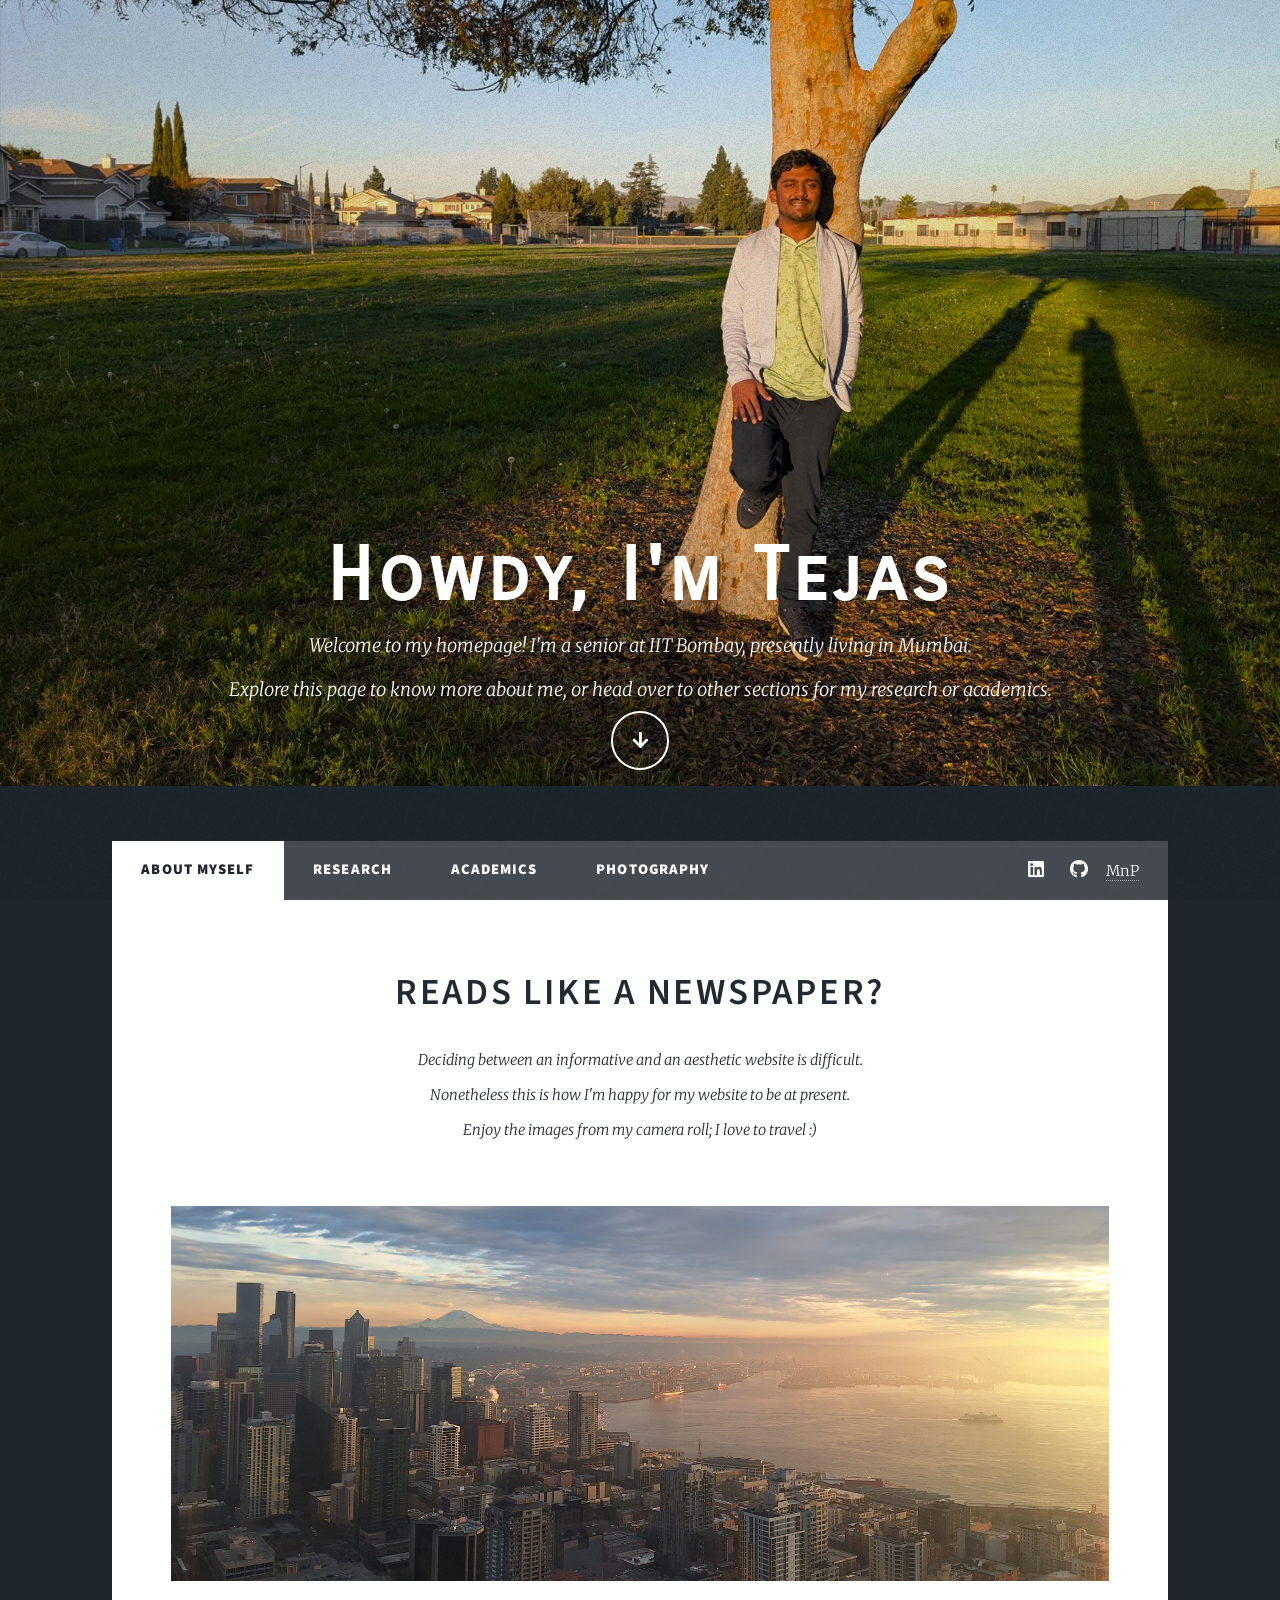
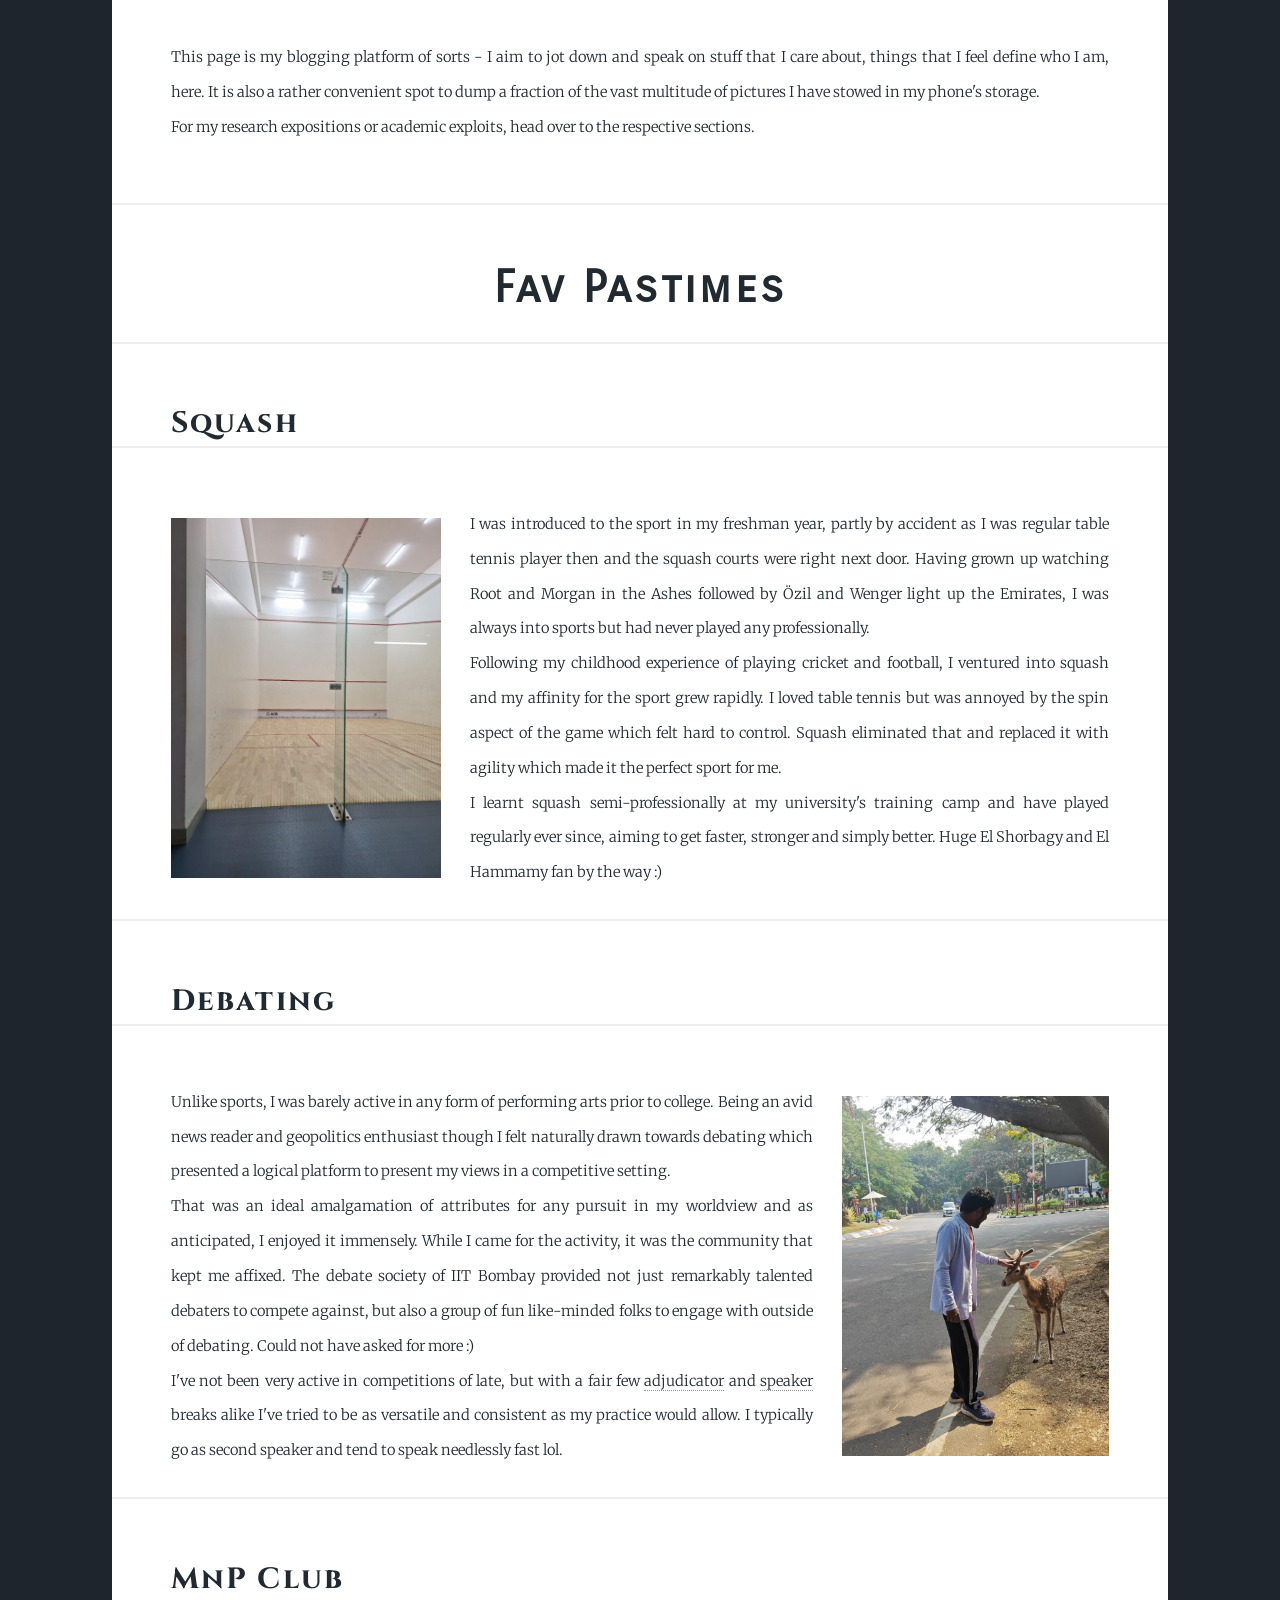
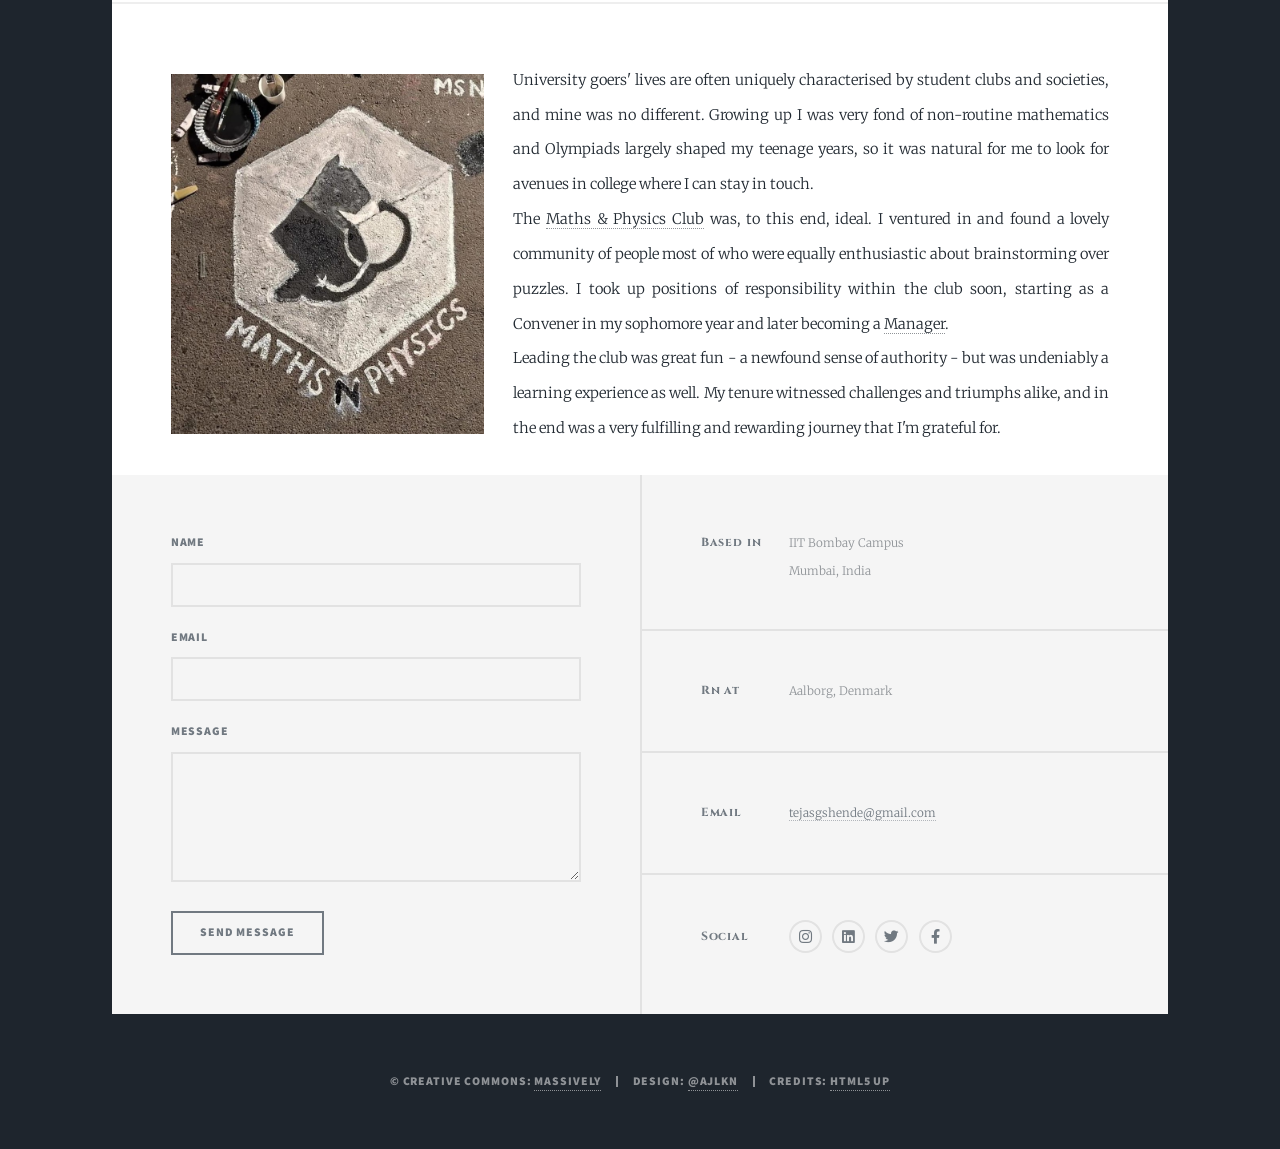
<file: index.html>
<!DOCTYPE HTML>
<!--
	Massively by HTML5 UP
	html5up.net | @ajlkn
	Free for personal and commercial use under the CCA 3.0 license (html5up.net/license)
-->
<html lang="en">
	<head>
		<title>Tejas' Homepage</title>
		<meta charset="utf-8" />
		<meta name="viewport" content="width=device-width, initial-scale=1" />
		<link rel="stylesheet" href="assets/css/main.css" />
		<noscript><link rel="stylesheet" href="assets/css/noscript.css" /></noscript>
	</head>
	<body class="is-preload">

		<!-- Wrapper -->
			<div id="wrapper" class="fade-in">

				<!-- Intro -->
					<div id="intro">
						<h1>Howdy, I'm Tejas</h1>
						<p>Welcome to my homepage! I'm a senior at IIT Bombay, presently living in Mumbai.<br>
Explore this page to know more about me, or head over to other sections for my research or academics.
<!--<a href="https://twitter.com/ajlkn">@ajlkn</a> for <a href="https://html5up.net">HTML5 UP</a><br />
						and released for free under the <a href="https://html5up.net/license">Creative Commons license</a>-->
</p>
						<ul class="actions">
							<li><a href="#header" class="button icon solid solo fa-arrow-down scrolly">Continue</a></li>
						</ul>
					</div>

				<!-- Header -->
					<header id="header">
						<a href="index.html" class="logo">Tejas GS</a>
					</header>

				<!-- Nav -->
					<nav id="nav">
						<ul class="links">
							<li class="active"><a href="index.html">About Myself</a></li>
							<li><a href="research.html">Research</a></li>
							<li><a href="academics.html">Academics</a></li>
<li><a href="photos.html">Photography</a></li>
						</ul>
						<ul class="icons">
							<li><a href="https://www.linkedin.com/in/tejas-shende-398282253/" class="icon brands fa-linkedin"><span class="label">LinkedIn</span></a></li>
							<li><a href="https://github.com/TejasT10" class="icon brands fa-github"><span class="label">GitHub</span></a></li>
							<li><a href="https://mnp-club.github.io/teampage.html"><span class="label">MnP</span></a></li>
						</ul>
					</nav>

				<!-- Main -->
					<div id="main">

						<!-- Featured Post -->
							<article class="post featured">
								<header class="major">
<!--									<span class="date">15 March 2025</span>-->
									<h2 style="margin-top: -1rem;"><a>Reads like a newspaper?</a></h2>
									<p>Deciding between an informative and an aesthetic website is difficult. <br> Nonetheless this is how I'm happy for my website to be at present. <br>
Enjoy the images from my camera roll; I love to travel :)
									</p>
								</header>
								<a href="#" class="image main">
  <img src="images/main.jpg" alt="Seattle skyline at sunset"/>
  <div class="caption">Seattle skyline at sunset with Mt. Rainier in the backdrop, January 2025</div>
	</a>
							<!--	
		<ul class="actions special">							<li> <a href="#" class="button large">Full Story</a></li>
								</ul> -->

<p>This page is my blogging platform of sorts - I aim to jot down and speak on stuff that I care about, things that I feel define who I am, here. It is also a rather convenient spot to dump a fraction of the vast multitude of pictures I have stowed in my phone's storage. <br>
For my research expositions or academic exploits, head over to the respective sections.</p>
							</article>

						<!-- Posts -->
			<h1 align="center">Fav Pastimes</h1>	
<h3>Squash</h3>
									<p><span class="image left"><img src="images/Squash.jpg" height=360px alt="" /></span>I was introduced to the sport in my freshman year, partly by accident as I was regular table tennis player then and the squash courts were right next door. Having grown up watching Root and Morgan in the Ashes followed by Özil and Wenger light up the Emirates, I was always into sports but had never played any professionally. <br>
Following my childhood experience of playing cricket and football, I ventured into squash and my affinity for the sport grew rapidly. I loved table tennis but was annoyed by the spin aspect of the game which felt hard to control. Squash eliminated that and replaced it with agility which made it the perfect sport for me. <br>
I learnt squash semi-professionally at my university's training camp and have played regularly ever since, aiming to get faster, stronger and simply better. Huge El Shorbagy and El Hammamy fan by the way :)


</p>

<h3>Debating</h3>
									<p><span class="image right"><img src="images/Debating.png" height = 360px alt="At a British PD in IIT Madras" /></span>Unlike sports, I was barely active in any form of performing arts prior to college. Being an avid news reader and geopolitics enthusiast though I felt naturally drawn towards debating which presented a logical platform to present my views in a competitive setting. <br>
That was an ideal amalgamation of attributes for any pursuit in my worldview and as anticipated, I enjoyed it immensely. While I came for the activity, it was the community that kept me affixed. 
The debate society of IIT Bombay provided not just remarkably talented debaters to compete against, but also a group of fun like-minded folks to engage with outside of debating. Could not have asked for more :)<br>
I've not been very active in competitions of late, but with a fair few <a href="https://dlsupreuadc2024.calicotab.com/dlsupreuadc2024/break/adjudicators/">adjudicator</a> and <a href="https://theglcdebate.calicotab.com/theglcdebate2025/participants/team/230653/">speaker</a> breaks alike I've tried to be as versatile and consistent as my practice would allow. I typically go as second speaker and tend to speak needlessly fast lol.
</p>

<h3>MnP Club</h3>
									<p><span class="image left"><img src="images/MnP.jpg" alt="" height=360px /></span>University goers' lives are often uniquely characterised by student clubs and societies, and mine was no different. Growing up I was very fond of non-routine mathematics and Olympiads largely shaped my teenage years, so it was natural for me to look for avenues in college where I can stay in touch. <br>
The <a href="https://mnp-club.github.io/">Maths & Physics Club</a> was, to this end, ideal. I ventured in and found a lovely community of people most of who were equally enthusiastic about brainstorming over puzzles. I took up positions of responsibility within the club soon, starting as a Convener in my sophomore year and later becoming a <a href="https://mnp-club.github.io/teampage.html">Manager</a>.<br>
Leading the club was great fun - a newfound sense of authority - but was undeniably a learning experience as well. My tenure witnessed challenges and triumphs alike, and in the end was a very fulfilling and rewarding journey that I'm grateful for. 
<!--My views on managing people and producing results changed considerably over the course of my tenure. In the end it was a very fulfilling and rewarding journey that I'm grateful for.-->
</p>

									
						<!--	<section class="posts">	
								
								<article>
									<header>
										<span class="date">April 24, 2017</span>
										<h2><a href="#">Sed magna<br />
										ipsum faucibus</a></h2>
									</header>
									<a href="#" class="image fit"><img src="images/pic02.jpg" alt="" /></a>
									<p>Donec eget ex magna. Interdum et malesuada fames ac ante ipsum primis in faucibus. Pellentesque venenatis dolor imperdiet dolor mattis sagittis magna etiam.</p>
									<ul class="actions special">
										<li><a href="#" class="button">Full Story</a></li>
									</ul>
								</article>
								<article>
									<header>
										<span class="date">April 22, 2017</span>
										<h2><a href="#">Primis eget<br />
										imperdiet lorem</a></h2>
									</header>
									<a href="#" class="image fit"><img src="images/pic03.jpg" alt="" /></a>
									<p>Donec eget ex magna. Interdum et malesuada fames ac ante ipsum primis in faucibus. Pellentesque venenatis dolor imperdiet dolor mattis sagittis magna etiam.</p>
									<ul class="actions special">
										<li><a href="#" class="button">Full Story</a></li>
									</ul>
								</article>
								<article>
									<header>
										<span class="date">April 18, 2017</span>
										<h2><a href="#">Ante mattis<br />
										interdum dolor</a></h2>
									</header>
									<a href="#" class="image fit"><img src="images/pic04.jpg" alt="" /></a>
									<p>Donec eget ex magna. Interdum et malesuada fames ac ante ipsum primis in faucibus. Pellentesque venenatis dolor imperdiet dolor mattis sagittis magna etiam.</p>
									<ul class="actions special">
										<li><a href="#" class="button">Full Story</a></li>
									</ul>
								</article>
								<article>
									<header>
										<span class="date">April 14, 2017</span>
										<h2><a href="#">Tempus sed<br />
										nulla imperdiet</a></h2>
									</header>
									<a href="#" class="image fit"><img src="images/pic05.jpg" alt="" /></a>
									<p>Donec eget ex magna. Interdum et malesuada fames ac ante ipsum primis in faucibus. Pellentesque venenatis dolor imperdiet dolor mattis sagittis magna etiam.</p>
									<ul class="actions special">
										<li><a href="#" class="button">Full Story</a></li>
									</ul>
								</article>
								<article>
									<header>
										<span class="date">April 11, 2017</span>
										<h2><a href="#">Odio magna<br />
										sed consectetur</a></h2>
									</header>
									<a href="#" class="image fit"><img src="images/pic06.jpg" alt="" /></a>
									<p>Donec eget ex magna. Interdum et malesuada fames ac ante ipsum primis in faucibus. Pellentesque venenatis dolor imperdiet dolor mattis sagittis magna etiam.</p>
									<ul class="actions special">
										<li><a href="#" class="button">Full Story</a></li>
									</ul>
								</article>
								<article>
									<header>
										<span class="date">April 7, 2017</span>
										<h2><a href="#">Augue lorem<br />
										primis vestibulum</a></h2>
									</header>
									<a href="#" class="image fit"><img src="images/pic07.jpg" alt="" /></a>
									<p>Donec eget ex magna. Interdum et malesuada fames ac ante ipsum primis in faucibus. Pellentesque venenatis dolor imperdiet dolor mattis sagittis magna etiam.</p>
									<ul class="actions special">
										<li><a href="#" class="button">Full Story</a></li>
									</ul>
								</article>
							</section>-->

						</div>

				<!-- Footer -->
					<footer id="footer">
						<section>
							<form method="post" action="#">
								<div class="fields">
									<div class="field">
										<label for="name">Name</label>
										<input type="text" name="name" id="name" />
									</div>
									<div class="field">
										<label for="email">Email</label>
										<input type="text" name="email" id="email" />
									</div>
									<div class="field">
										<label for="message">Message</label>
										<textarea name="message" id="message" rows="3"></textarea>
									</div>
								</div>
								<ul class="actions">
									<li><input type="submit" value="Send Message" /></li>
								</ul>
							</form>
						</section>
						<section class="split contact">
							<section class="alt">
								<h3>Based in</h3>
								<p>IIT Bombay Campus <br>
									Mumbai, India</p>
							</section>
							<section>
								<h3>Rn at</h3>
								<p>Aalborg, Denmark</p>
							</section>
							<section>
								<h3>Email</h3>
								<p><a href="mailto:tejasgshende@gmail.com">tejasgshende@gmail.com</a></p>
							</section>
							<section>
								<h3>Social</h3>
								<ul class="icons alt">
							<!--	<li><a href="#" class="icon brands alt fa-twitter"><span class="label">Twitter</span></a></li>
									<li><a href="#" class="icon brands alt fa-facebook-f"><span class="label">Facebook</span></a></li>
									<li><a href="#" class="icon brands alt fa-instagram"><span class="label">Instagram</span></a></li>
									<li><a href="#" class="icon brands alt fa-github"><span class="label">GitHub</span></a></li>
-->
									<li><a href="https://www.instagram.com/tejas.gs25?utm_source=ig_web_button_share_sheet&igsh=ZDNlZDc0MzIxNw==" class="icon brands alt fa-instagram"><span class="label">Instagram</span></a></li>
							<li><a href="https://www.linkedin.com/in/tejas-shende-398282253/" class="icon brands alt fa-linkedin"><span class="label">LinkedIn</span></a></li>
							<li><a href="https://x.com/Arsenal" class="icon brands alt fa-twitter"><span class="label">Twitter</span></a></li>
							<li><a href="https://www.facebook.com/profile.php?id=61558734222145" class="icon brands alt fa-facebook-f"><span class="label">Facebook</span></a></li>
								</ul>
							</section>
						</section>
					</footer>

				<!-- Copyright -->
					<div id="copyright">
						<ul><li>&copy; Creative Commons: <a href="https://html5up.net/massively">Massively</a></li><li>Design: <a href="https://x.com/ajlkn">@ajlkn</a></li><li>Credits: <a href="https://html5up.net">HTML5 UP</a></li></ul>
			</div>

			</div>

		<!-- Scripts -->
			<script src="assets/js/jquery.min.js"></script>
			<script src="assets/js/jquery.scrollex.min.js"></script>
			<script src="assets/js/jquery.scrolly.min.js"></script>
			<script src="assets/js/browser.min.js"></script>
			<script src="assets/js/breakpoints.min.js"></script>
			<script src="assets/js/util.js"></script>
			<script src="assets/js/main.js"></script>

	</body>
</html>
</file>
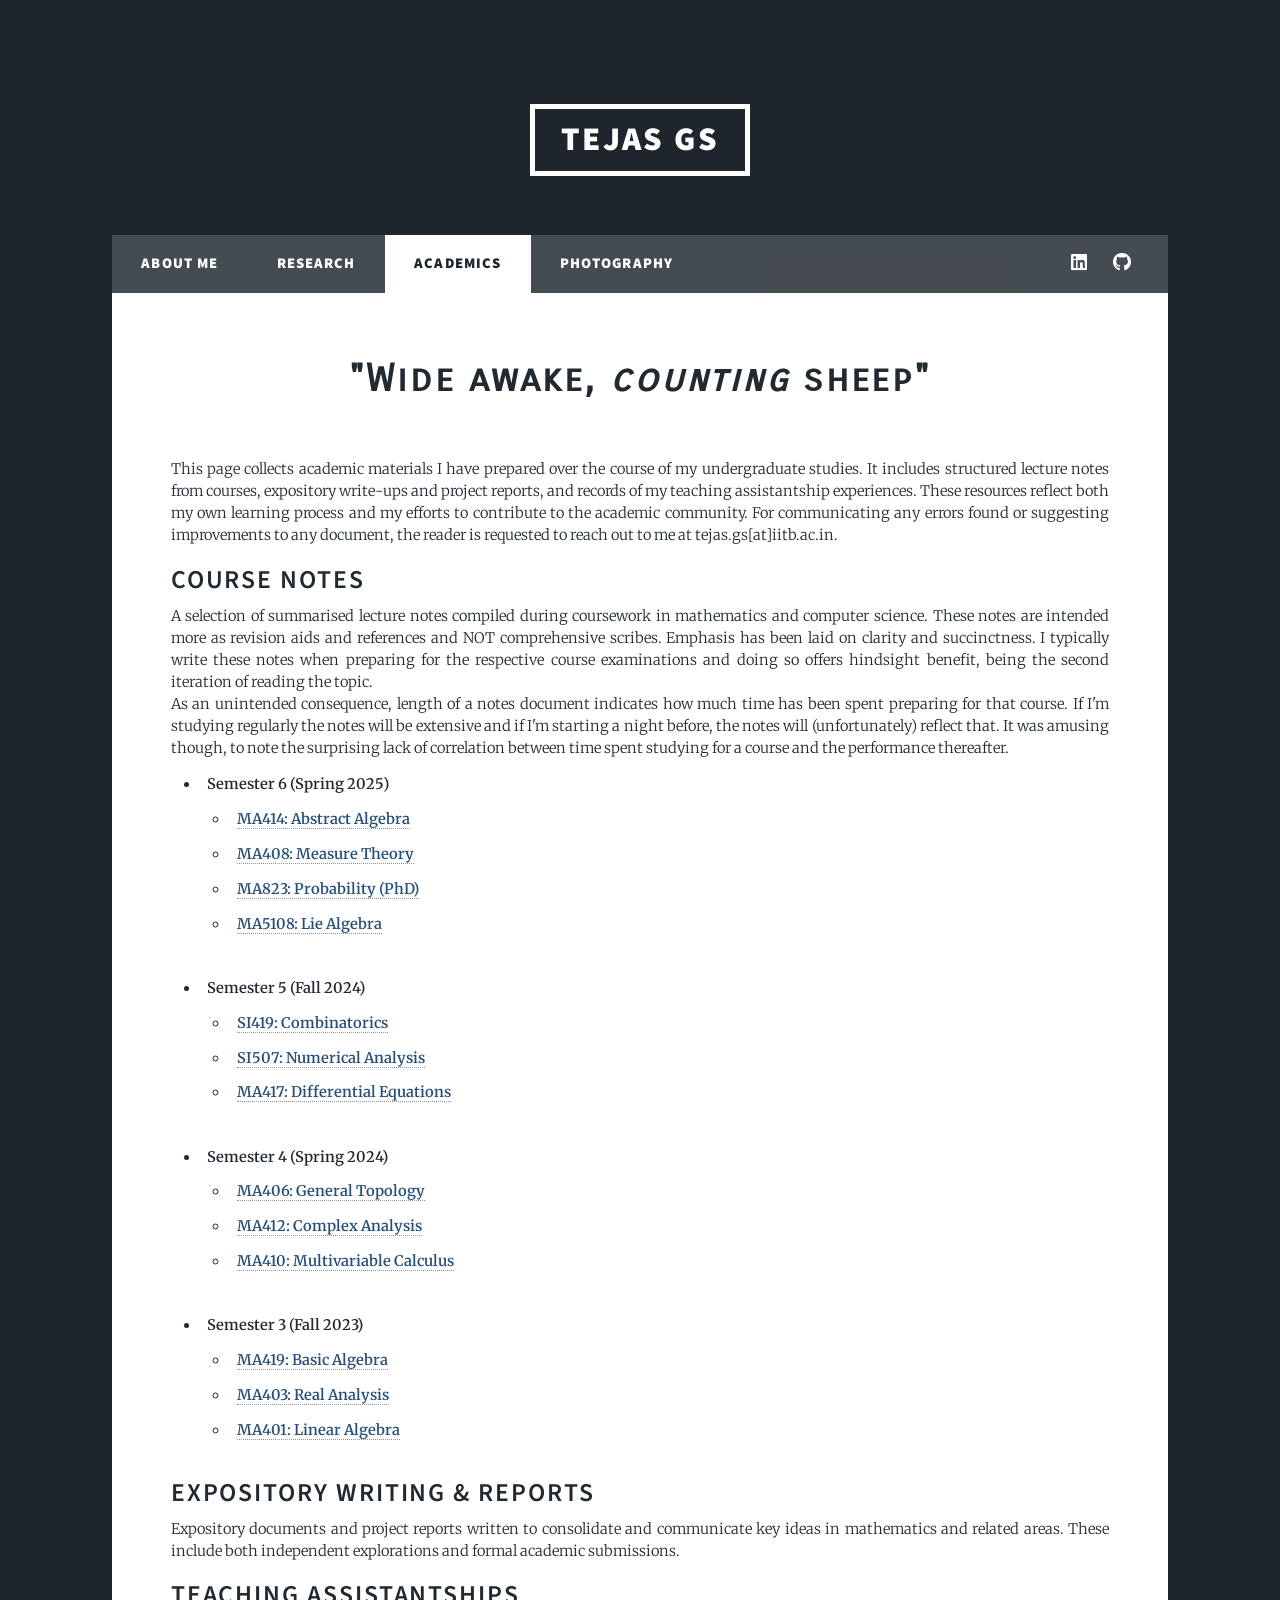
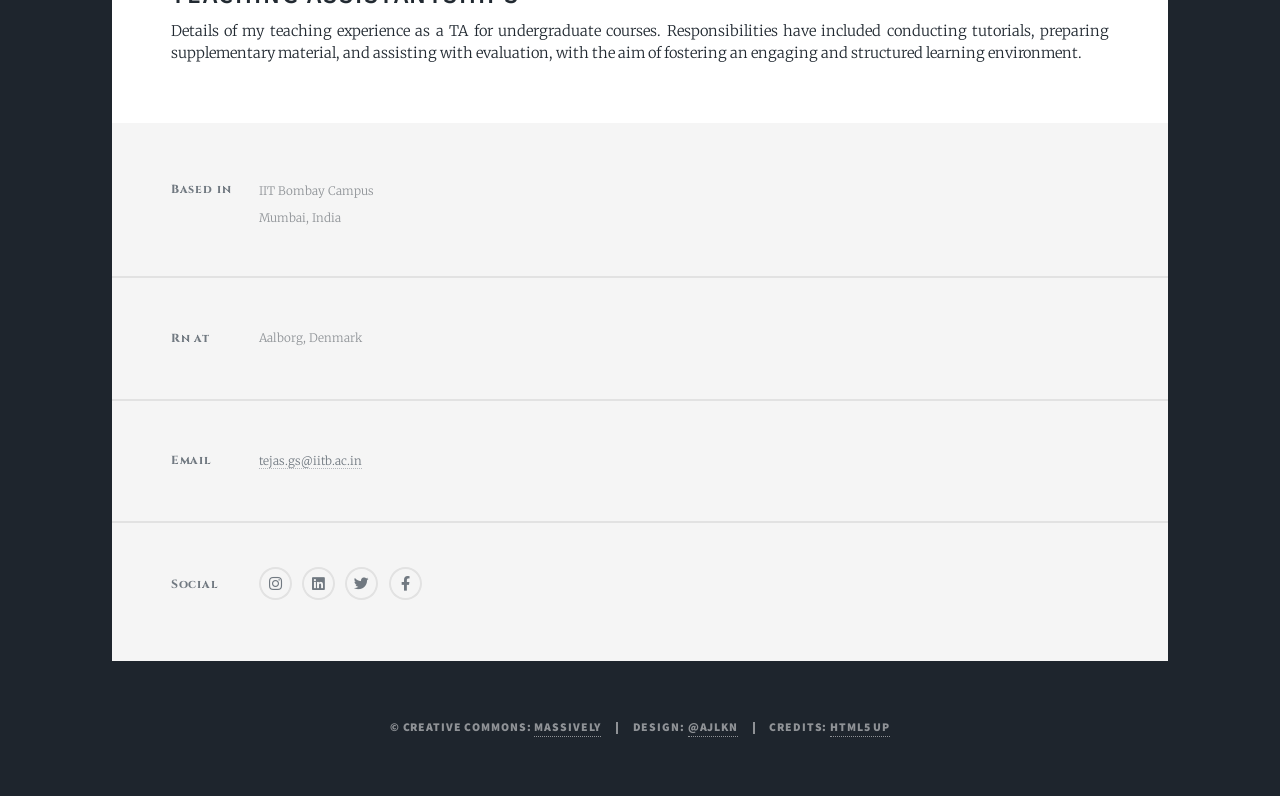
<file: academics.html>
<!DOCTYPE HTML>
<html lang="en">
  <head>
    <title>Academics - Tejas GS</title>
    <meta charset="utf-8" />
    <meta name="viewport" content="width=device-width, initial-scale=1" />
    <link rel="stylesheet" href="assets/css/main.css" />
    <noscript><link rel="stylesheet" href="assets/css/noscript.css" /></noscript>

    <!-- Local overrides for spacing & background -->
    <style>
      html, body {
        background: #1e252d !important;
        background-image: none !important;
        background-color: #1e252d !important;
      }
      #wrapper > .bg {
        display: none !important;
        background: none !important;
      }

      .academics-section h2, .academics-section h3 {
        margin-top: 1.2rem;
        margin-bottom: 0.5rem;
      }
      .academics-section p {
        line-height: 1.5;
      }
    </style>
  </head>
  <body class="is-preload">

    <div id="wrapper" class="fade-in">

      <!-- Header -->
      <header id="header">
        <a href="index.html" class="logo">Tejas GS</a>
      </header>

      <!-- Nav -->
      <nav id="nav">
        <ul class="links">
          <li><a href="index.html">About Me</a></li>
          <li><a href="research.html">Research</a></li>
          <li class="active"><a href="academics.html">Academics</a></li>	<li><a href="photos.html">Photography</a></li>
        </ul>
        <ul class="icons">
<li><a href="https://www.linkedin.com/in/tejas-shende-398282253/" class="icon brands fa-linkedin"><span class="label">LinkedIn</span></a></li>
							<li><a href="https://github.com/TejasT10" class="icon brands fa-github"><span class="label">GitHub</span></a></li>
        </ul>
      </nav>

      <!-- Main -->
      <div id="main" class="academics-section">
        <section class="post">
          <header class="major">
            <h1 style="margin-top: -1.5rem">"Wide awake, <em>counting</em> sheep"</h1>
          </header>

          <p>
            This page collects academic materials I have prepared over the course of my undergraduate studies. It includes structured lecture notes from courses, expository write-ups and project reports, and records of my teaching assistantship experiences. These resources reflect both my own learning process and my efforts to contribute to the academic community. For communicating any errors found or suggesting improvements to any document, the reader is requested to reach out to me at tejas.gs[at]iitb.ac.in.
          </p>

          <h2>Course Notes</h2>
          <p>
            A selection of summarised lecture notes compiled during coursework in mathematics and computer science. These notes are intended more as revision aids and references and NOT comprehensive scribes. Emphasis has been laid on clarity and succinctness. I typically write these notes when preparing for the respective course examinations and doing so offers hindsight benefit, being the second iteration of reading the topic.
          </p>
					<p>
As an unintended consequence, length of a notes document indicates how much time has been spent preparing for that course. If I'm studying regularly the notes will be extensive and if I'm starting a night before, the notes will (unfortunately) reflect that. It was amusing though, to note the surprising lack of correlation between time spent studying for a course and the performance thereafter.</p>

<ul class="course-list">
  <li>
    <strong>Semester 6 (Spring 2025)</strong>
    <ul class="sub-list">
      <li><a href="assets/notes/Galois.pdf" target="_blank">MA414: Abstract Algebra</a></li>
      <li><a href="assets/notes/Messur.pdf" target="_blank">MA408: Measure Theory</a></li>
      <li><a href="assets/notes/Probability.pdf" target="_blank">MA823: Probability (PhD)</a></li>
      <li><a href="assets/notes/Lie.pdf" target="_blank">MA5108: Lie Algebra</a></li>
    </ul>
  </li>

  <li>
    <strong>Semester 5 (Fall 2024)</strong>
    <ul class="sub-list">
      <li><a href="assets/notes/Combi.pdf" target="_blank">SI419: Combinatorics</a></li>
      <li><a href="assets/notes/NumAnal.pdf" target="_blank">SI507: Numerical Analysis</a></li>
      <li><a href="assets/notes/ODE.pdf" target="_blank">MA417: Differential Equations</a></li>
    </ul>
  </li>

  <li>
    <strong>Semester 4 (Spring 2024)</strong>
    <ul class="sub-list">
      <li><a href="assets/notes/Topo.pdf" target="_blank">MA406: General Topology</a></li>
      <li><a href="assets/notes/Comp.pdf" target="_blank">MA412: Complex Analysis</a></li>
      <li><a href="assets/notes/MVC.pdf" target="_blank">MA410: Multivariable Calculus</a></li>
    </ul>
  </li>

  <li>
    <strong>Semester 3 (Fall 2023)</strong>
    <ul class="sub-list">
      <li><a href="assets/notes/Alg.pdf" target="_blank">MA419: Basic Algebra</a></li>
      <li><a href="assets/notes/Real.pdf" target="_blank">MA403: Real Analysis</a></li>
      <li><a href="assets/notes/LinAl.pdf" target="_blank">MA401: Linear Algebra</a></li>
    </ul>
  </li>
</ul>

<!-- Inline style: page-specific -->
<style>
  .course-list {
    list-style-type: disc;
    margin-left: 1rem;
  }
  .course-list > li {
    margin: 0.6rem 0;
  }
  .sub-list {
    list-style-type: circle;
    margin-left: 1rem;
    padding-left: .5rem;
    border-left: none;
  }

  .sub-list li:last-child {
    border-bottom: none;
  }
  .sub-list a {
    color: #254e78;
    font-weight: 600;
    text-decoration: none;
  }
  .sub-list a:hover {
    text-decoration: underline;
  }
</style>

          <h2>Expository Writing &amp; Reports</h2>
          <p>
            Expository documents and project reports written to consolidate and communicate key ideas in mathematics and related areas. These include both independent explorations and formal academic submissions.
          </p>

          <h2>Teaching Assistantships</h2>
          <p>
            Details of my teaching experience as a TA for undergraduate courses. Responsibilities have included conducting tutorials, preparing supplementary material, and assisting with evaluation, with the aim of fostering an engaging and structured learning environment.
          </p>
        </section>
      </div>

      <!-- Footer -->
      <footer id="footer">
        <section class="split contact">
          <section class="alt">
            <h3>Based in</h3>
            <p>IIT Bombay Campus <br> Mumbai, India</p>
          </section>
          <section>
            <h3>Rn at</h3>
            <p>Aalborg, Denmark</p>
          </section>
          <section>
            <h3>Email</h3>
            <p><a href="mailto:tejas.gs@iitb.ac.in">tejas.gs@iitb.ac.in</a></p>
          </section>
          <section>
            <h3>Social</h3>
            <ul class="icons alt">
              <li><a href="https://www.instagram.com/tejas.gs25" class="icon brands alt fa-instagram"><span class="label">Instagram</span></a></li>
              <li><a href="https://www.linkedin.com/in/tejas-shende-398282253/" class="icon brands alt fa-linkedin"><span class="label">LinkedIn</span></a></li>
              <li><a href="https://x.com/Arsenal" class="icon brands alt fa-twitter"><span class="label">Twitter</span></a></li>
              <li><a href="https://www.facebook.com/profile.php?id=61558734222145" class="icon brands alt fa-facebook-f"><span class="label">Facebook</span></a></li>
            </ul>
          </section>
        </section>
      </footer>

      <!-- Copyright -->
      <div id="copyright">
       <ul><li>&copy; Creative Commons: <a href="https://html5up.net/massively">Massively</a></li><li>Design: <a href="https://x.com/ajlkn">@ajlkn</a></li><li>Credits: <a href="https://html5up.net">HTML5 UP</a></li></ul>
      </div>

    </div>

    <!-- Scripts -->
    <script src="assets/js/jquery.min.js"></script>
    <script src="assets/js/jquery.scrollex.min.js"></script>
    <script src="assets/js/jquery.scrolly.min.js"></script>
    <script src="assets/js/browser.min.js"></script>
    <script src="assets/js/breakpoints.min.js"></script>
    <script src="assets/js/util.js"></script>
    <script src="assets/js/main.js"></script>

  </body>
</html>
</file>
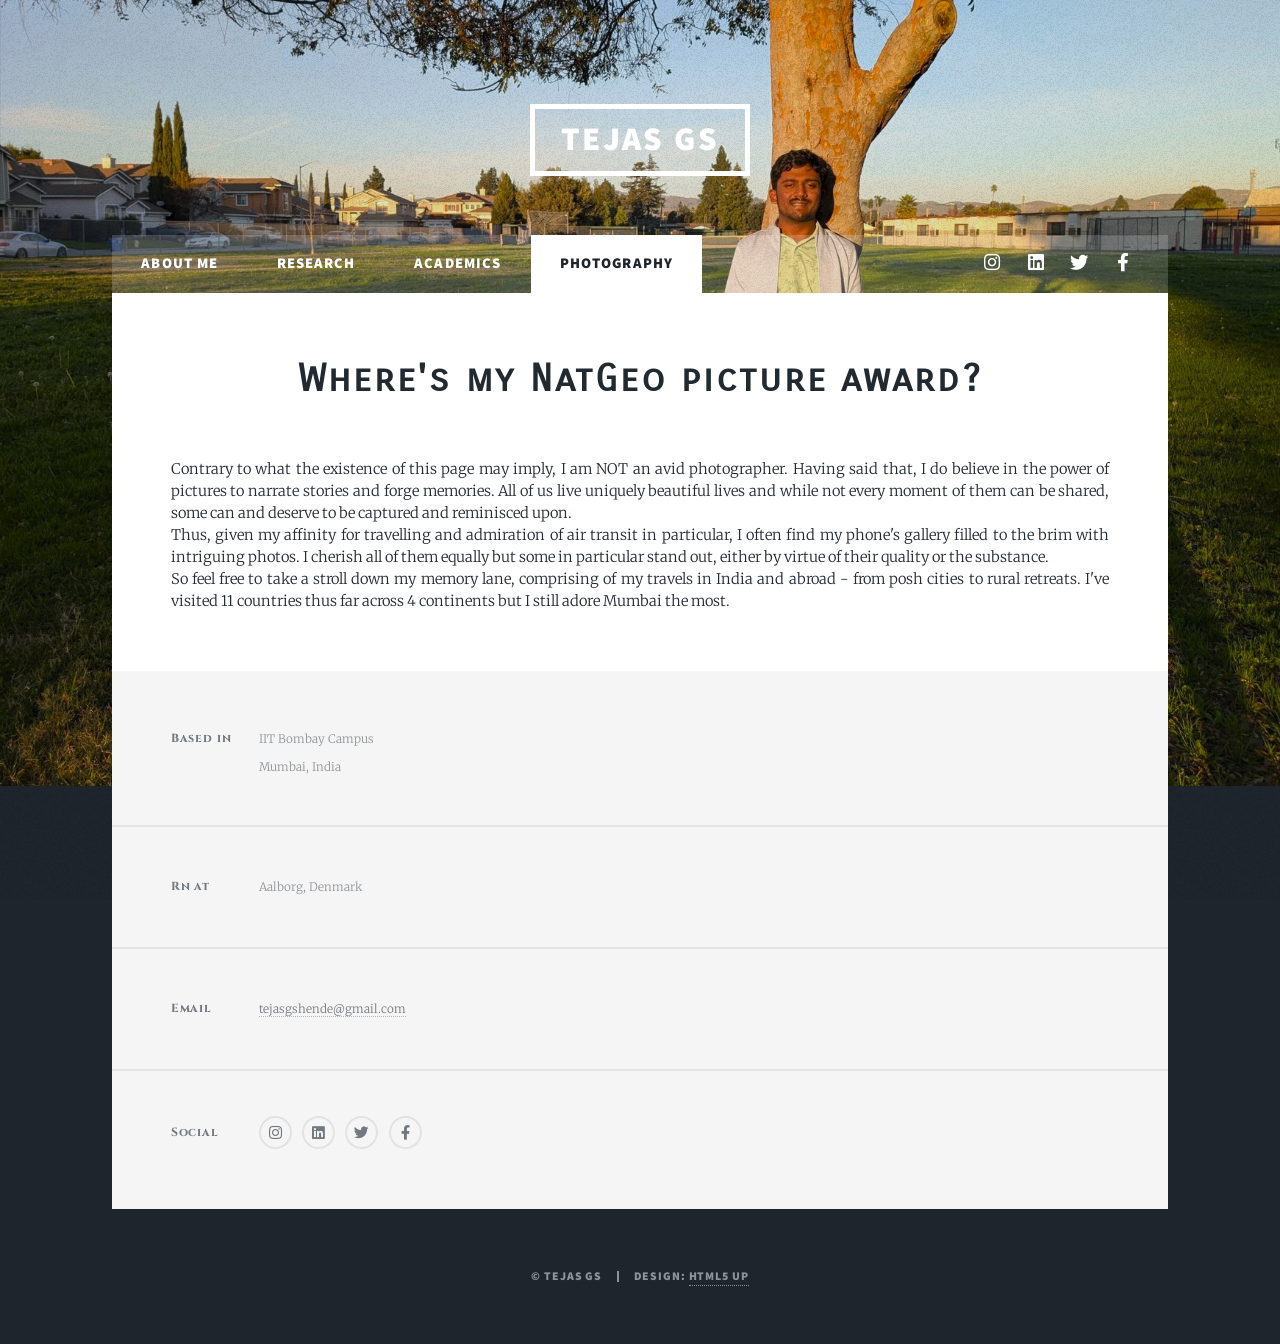
<file: photos.html>
<!DOCTYPE HTML>
<html lang="en">
	<head>
		<title>Pictures - Tejas GS</title>
		<meta charset="utf-8" />
		<meta name="viewport" content="width=device-width, initial-scale=1" />
		<link rel="stylesheet" href="assets/css/main.css" />
		<noscript><link rel="stylesheet" href="assets/css/noscript.css" /></noscript>
		
		<!-- Local CSS overrides (only for this page) -->
		<style>
		  .research-section h2, .research-section h3 {
		    margin-top: 1.2rem;   /* tighter spacing above section titles */
		    margin-bottom: 0.5rem; /* enough gap below */
		  }
		  .research-section p, .research-section ul, .research-section li {
		    line-height: 1.5; /* slightly tighter line spacing */
		  }
		  .pub-card {
		    border: 1px solid #ccc;
		    border-radius: 8px;
		    padding: 1rem;
		    margin: 1rem 0;
		    background: #fafafa;
		  }
		  .pub-card h4 {
		    margin: 0 0 0.5rem 0;
		  }
		  .timeline {
		    border-left: 3px solid #4a90e2;
		    margin: 2rem 0;
		    padding-left: 1.5rem;
		  }
		  .timeline-entry {
		    margin-bottom: 1.5rem;
		  }
		  .timeline-entry h4 {
		    margin: 0;
		  }
		  .expository ul {
		    list-style: none;
		    padding-left: 0;
		  }
		  .expository li::before {
		    content: "📚 ";
		  }
		  .expository li.drama::before {
		    content: "🎭 ";
		  }
		</style>
	</head>
	<body class="is-preload">

		<div id="wrapper" class="fade-in">

			<header id="header">
				<a href="index.html" class="logo">Tejas GS</a>
			</header>

			<nav id="nav">
				<ul class="links">
					<li><a href="index.html">About Me</a></li>
					<li><a href="research.html">Research</a></li>
					<li><a href="academics.html">Academics</a></li>
			<li class="active"><a href="photos.html">Photography</a></li>				
</ul>
				<ul class="icons">
					<li><a href="https://www.instagram.com/tejas.gs25" class="icon brands fa-instagram"><span class="label">Instagram</span></a></li>
					<li><a href="https://www.linkedin.com/in/tejas-shende-398282253/" class="icon brands fa-linkedin"><span class="label">LinkedIn</span></a></li>
					<li><a href="https://x.com/Arsenal" class="icon brands fa-twitter"><span class="label">Twitter</span></a></li>
					<li><a href="https://www.facebook.com/profile.php?id=61558734222145" class="icon brands fa-facebook-f"><span class="label">Facebook</span></a></li>
				</ul>
			</nav>

			<div id="main" class="research-section">

				<section class="post">
					<header class="major">
						<h1 style="margin-top:-1.5rem">Where's my NatGeo picture award?</h1>
					</header>

<p> Contrary to what the existence of this page may imply, I am NOT an avid photographer. Having said that, I do believe in the power of pictures to narrate stories and forge memories. All of us live uniquely beautiful lives and while not every moment of them can be shared, some can and deserve to be captured and reminisced upon. </p>
<p> Thus, given my affinity for travelling and admiration of air transit in particular, I often find my phone's gallery filled to the brim with intriguing photos. I cherish all of them equally but some in particular stand out, either by virtue of their quality or the substance.</p>
<p> So feel free to take a stroll down my memory lane, comprising of my travels in India and abroad - from posh cities to rural retreats. I've visited 11 countries thus far across 4 continents but I still adore Mumbai the most.</p>
				</section>

			</div>

			<footer id="footer">
				<section class="split contact">
					<section class="alt">
						<h3>Based in</h3>
						<p>IIT Bombay Campus <br> Mumbai, India</p>
					</section>
					<section>
						<h3>Rn at</h3>
						<p>Aalborg, Denmark</p>
					</section>
					<section>
						<h3>Email</h3>
						<p><a href="mailto:tejasgshende@gmail.com">tejasgshende@gmail.com</a></p>
					</section>
					<section>
						<h3>Social</h3>
						<ul class="icons alt">
							<li><a href="https://www.instagram.com/tejas.gs25" class="icon brands alt fa-instagram"><span class="label">Instagram</span></a></li>
							<li><a href="https://www.linkedin.com/in/tejas-shende-398282253/" class="icon brands alt fa-linkedin"><span class="label">LinkedIn</span></a></li>
							<li><a href="https://x.com/Arsenal" class="icon brands alt fa-twitter"><span class="label">Twitter</span></a></li>
							<li><a href="https://www.facebook.com/profile.php?id=61558734222145" class="icon brands alt fa-facebook-f"><span class="label">Facebook</span></a></li>
						</ul>
					</section>
				</section>
			</footer>

			<div id="copyright">
				<ul><li>&copy; Tejas GS</li><li>Design: <a href="https://html5up.net">HTML5 UP</a></li></ul>
			</div>

		</div>

		<script src="assets/js/jquery.min.js"></script>
		<script src="assets/js/jquery.scrollex.min.js"></script>
		<script src="assets/js/jquery.scrolly.min.js"></script>
		<script src="assets/js/browser.min.js"></script>
		<script src="assets/js/breakpoints.min.js"></script>
		<script src="assets/js/util.js"></script>
		<script src="assets/js/main.js"></script>

	</body>
</html>
</file>
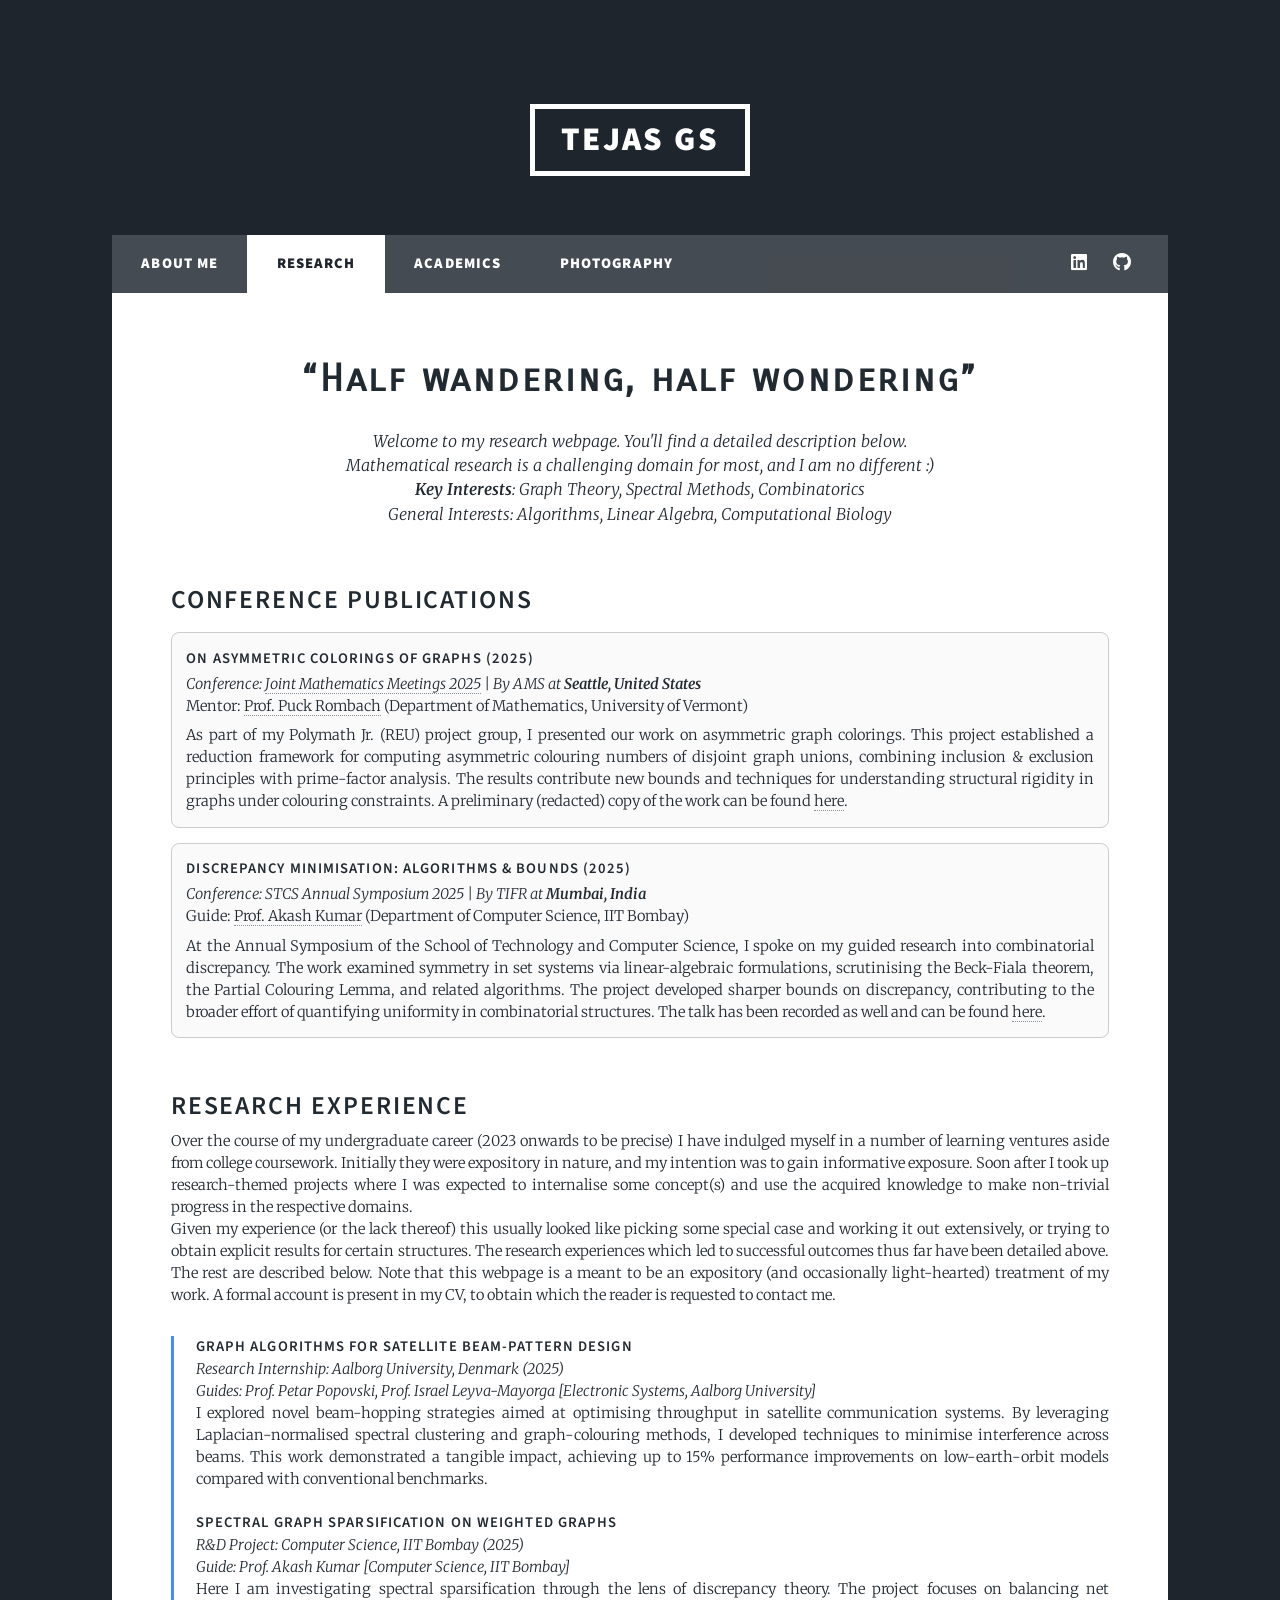
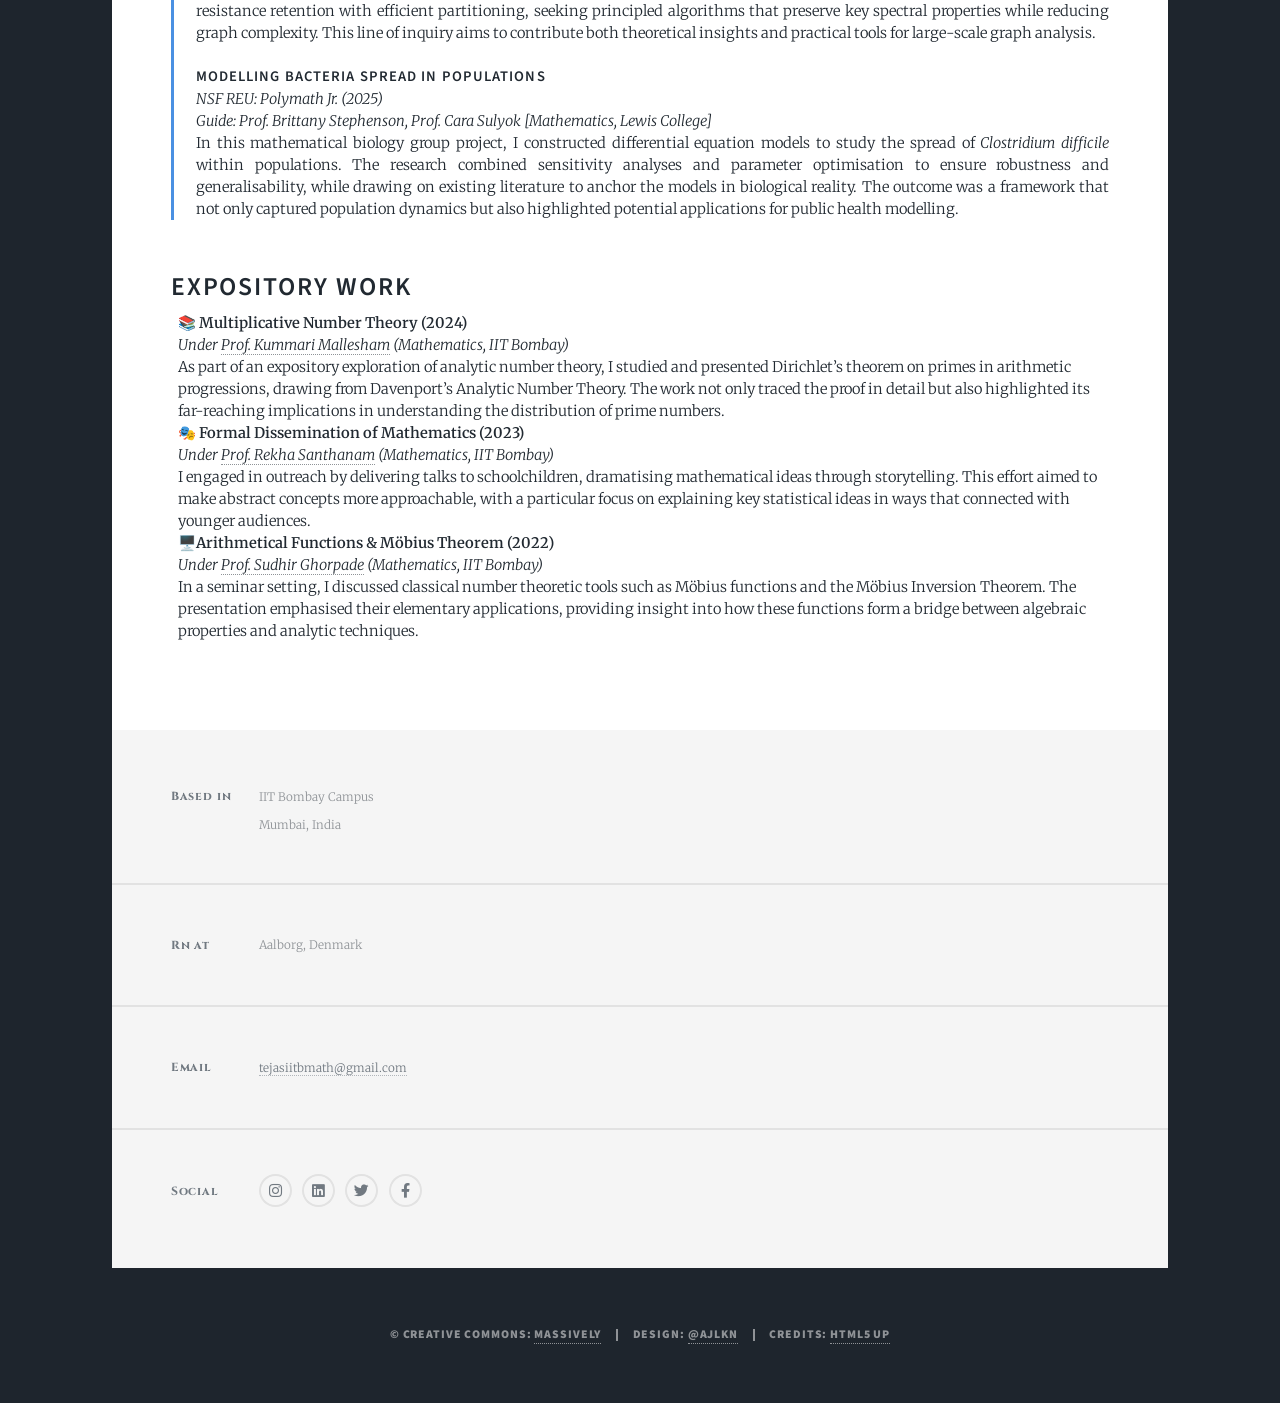
<file: research.html>
<!DOCTYPE HTML>
<html lang="en">
	<head>
		<title>Research - Tejas GS</title>
		<meta charset="utf-8" />
		<meta name="viewport" content="width=device-width, initial-scale=1" />
		<link rel="stylesheet" href="assets/css/main.css" />
		<noscript><link rel="stylesheet" href="assets/css/noscript.css" /></noscript>
		
		<!-- Local CSS overrides (only for this page) -->
		<style>
		  .research-section h2, .research-section h3 {
		    margin-top: 3.5rem;   /* tighter spacing above section titles */
		    margin-bottom: 0.5rem; /* enough gap below */
		  }
		  .research-section p, .research-section ul, .research-section li {
		    line-height: 1.5; /* slightly tighter line spacing */
		  }
		  .pub-card {
		    border: 1px solid #ccc;
		    border-radius: 8px;
		    padding: 1rem;
		    margin: 1rem 0;
		    background: #fafafa;
		  }
		  .pub-card h4 {
		    margin: 0 0 0.2rem 0;
		  }
		  .timeline {
		    border-left: 3px solid #4a90e2;
		    margin: 2rem 0;
		    padding-left: 1.5rem;
		  }
		  .timeline-entry {
		    margin-bottom: 1.5rem;
		  }
		  .timeline-entry h4 {
		    margin: 0;
		  }
		  .expository ul {
		    list-style: none;
		    padding-left: 0;
		  }
		  .expository li::before {
		    content: "📚 ";
		  }
		  .expository li.drama::before {
		    content: "🎭 ";
		  }
			.expository li.prez::before {
				content: "🖥️";
			}
		    /* Force a plain white page background for this page only */
  html, body {
    background: #1e252d !important;
    background-image: none !important;
    background-color: #1e252d !important;
  }

  /* Hide the template background element (if present) */
  #wrapper > .bg {
    display: none !important;
    background: none !important;
    background-image: none !important;
  }

		</style>
	</head>
	<body class="is-preload">

		<div id="wrapper" class="fade-in">

			<header id="header">
				<a href="index.html" class="logo">Tejas GS</a>
			</header>

			<nav id="nav">
				<ul class="links">
					<li><a href="index.html">About Me</a></li>
					<li class="active"><a href="research.html">Research</a></li>
					<li><a href="academics.html">Academics</a></li>
					<li><a href="photos.html">Photography</a></li>				
</ul>
	
			<ul class="icons">
					<li><a href="https://www.linkedin.com/in/tejas-shende-398282253/" class="icon brands fa-linkedin"><span class="label">LinkedIn</span></a></li>
							<li><a href="https://github.com/TejasT10" class="icon brands fa-github"><span class="label">GitHub</span></a></li>
				</ul>
			</nav>

			<div id="main" class="research-section">

				<section class="post">
					<header class="major">
						<h1 style="margin-top: -1.5rem;">“Half wandering, half wondering”</h1>
<p>Welcome to my research webpage. You'll find a detailed description below.<br> Mathematical research is a challenging domain for most, and I am no different :)<br><b>Key Interests</b>: Graph Theory, Spectral Methods, Combinatorics <br>General Interests: Algorithms, Linear Algebra, Computational Biology</p>
					</header>

					<h2>Conference Publications</h2>
					<div class="pub-card">
						<h4><a href="https://meetings.ams.org/math/jmm2025/meetingapp.cgi/Paper/46514">On Asymmetric Colorings of Graphs (2025)</a></h4>
				<p><em>Conference: <a href="https://jointmathematicsmeetings.org/jmm">Joint Mathematics Meetings 2025</a> | By AMS at <b>Seattle, United States</b></em></p>
<p style="margin-bottom: 0.5rem;"> Mentor: <a href="https://puckrombach.com/">Prof. Puck Rombach</a> (Department of Mathematics, University of Vermont) </p>
<p>As part of my Polymath Jr. (REU) project group, I presented our work on asymmetric graph colorings. This project established a reduction framework for computing asymmetric colouring numbers of disjoint graph unions, combining inclusion & exclusion principles with prime-factor analysis. The results contribute new bounds and techniques for understanding structural rigidity in graphs under colouring constraints. A preliminary (redacted) copy of the work can be found <a href="https://arxiv.org/html/2412.00574v2">here</a>.</p>
					</div>
					<div class="pub-card">
						<h4><a href="https://www.tcs.tifr.res.in/~symposium/stcs-25.html">Discrepancy Minimisation: Algorithms &amp; Bounds (2025)</a></h4>
			<p><em>Conference: STCS Annual Symposium 2025 | By TIFR at <b>Mumbai, India</b></em></p>
<p style="margin-bottom: 0.5rem;">Guide: <a href="https://sites.google.com/view/kumarakash/home">Prof. Akash Kumar</a> (Department of Computer Science, IIT Bombay)</p>
						<p>At the Annual Symposium of the School of Technology and Computer Science, I spoke on my guided research into combinatorial discrepancy. The work examined symmetry in set systems via linear-algebraic formulations, scrutinising the Beck-Fiala theorem, the Partial Colouring Lemma, and related algorithms. The project developed sharper bounds on discrepancy, contributing to the broader effort of quantifying uniformity in combinatorial structures. The talk has been recorded as well and can be found <a href="https://www.youtube.com/live/QLfvlgJFUFk">here</a>.</p>
					</div>

					<h2>Research Experience</h2>
<p>Over the course of my undergraduate career (2023 onwards to be precise) I have indulged myself in a number of learning ventures aside from college coursework. Initially they were expository in nature, and my intention was to gain informative exposure. Soon after I took up research-themed projects where I was expected to internalise some concept(s) and use the acquired knowledge to make non-trivial progress in the respective domains.</p>
<p>Given my experience (or the lack thereof) this usually looked like picking some special case and working it out extensively, or trying to obtain explicit results for certain structures. The research experiences which led to successful outcomes thus far have been detailed above. The rest are described below. Note that this webpage is a meant to be an expository (and occasionally light-hearted) treatment of my work. A formal account is present in my CV, to obtain which the reader is requested to contact me. </p>
					<div class="timeline">
						<div class="timeline-entry">
							<h4>Graph Algorithms for Satellite Beam-Pattern Design</h4>
							<p><em>Research Internship: Aalborg University, Denmark (2025)</em></p><p><em>Guides: Prof. Petar Popovski, Prof. Israel Leyva-Mayorga [Electronic Systems, Aalborg University]</em></p>
							<p>I explored novel beam-hopping strategies aimed at optimising throughput in satellite communication systems. By leveraging Laplacian-normalised spectral clustering and graph-colouring methods, I developed techniques to minimise interference across beams. This work demonstrated a tangible impact, achieving up to 15% performance improvements on low-earth-orbit models compared with conventional benchmarks.</p>
						</div>

						<div class="timeline-entry">
							<h4>Spectral Graph Sparsification on Weighted Graphs</h4>
							<p><em>R&amp;D Project: Computer Science, IIT Bombay (2025)</em></p><p><em>Guide: Prof. Akash Kumar [Computer Science, IIT Bombay]</em></p>
							<p>Here I am investigating spectral sparsification through the lens of discrepancy theory. The project focuses on balancing net resistance retention with efficient partitioning, seeking principled algorithms that preserve key spectral properties while reducing graph complexity. This line of inquiry aims to contribute both theoretical insights and practical tools for large-scale graph analysis.</p>
						</div>

						<div class="timeline-entry">
							<h4>Modelling Bacteria Spread in Populations</h4><p><em>NSF REU: Polymath Jr. (2025)</em></p><p><em>Guide: Prof. Brittany Stephenson, Prof. Cara Sulyok [Mathematics, Lewis College]</em></p>
							<p>In this mathematical biology group project, I constructed differential equation models to study the spread of <em>Clostridium difficile</em> within populations. The research combined sensitivity analyses and parameter optimisation to ensure robustness and generalisability, while drawing on existing literature to anchor the models in biological reality. The outcome was a framework that not only captured population dynamics but also highlighted potential applications for public health modelling.</p>
						</div>
					</div>

					<h2>Expository Work</h2>
					<div class="expository">
						<ul>
							<li><strong>Multiplicative Number Theory (2024)</strong><br><em>Under <a href="https://sites.google.com/view/kummari-mallesham/">Prof. Kummari Mallesham</a> (Mathematics, IIT Bombay)</em><br>As part of an expository exploration of analytic number theory, I studied and presented Dirichlet’s theorem on primes in arithmetic progressions, drawing from Davenport’s Analytic Number Theory. The work not only traced the proof in detail but also highlighted its far-reaching implications in understanding the distribution of prime numbers.</li>
							<li class="drama"><strong>Formal Dissemination of Mathematics (2023)</strong><br><em>Under <a href="https://scholar.google.com/citations?user=WRpLYnQAAAAJ&hl=en">Prof. Rekha Santhanam</a> (Mathematics, IIT Bombay)</em><br>I engaged in outreach by delivering talks to schoolchildren, dramatising mathematical ideas through storytelling. This effort aimed to make abstract concepts more approachable, with a particular focus on explaining key statistical ideas in ways that connected with younger audiences.</li>
							<li class="prez"><strong>Arithmetical Functions &amp; Möbius Theorem (2022)</strong><br><em>Under <a href="https://www.math.iitb.ac.in/~srg/">Prof. Sudhir Ghorpade</a> (Mathematics, IIT Bombay)</em><br>In a seminar setting, I discussed classical number theoretic tools such as Möbius functions and the Möbius Inversion Theorem. The presentation emphasised their elementary applications, providing insight into how these functions form a bridge between algebraic properties and analytic techniques.</li>
						</ul>
					</div>

				</section>

			</div>

			<footer id="footer">
				<section class="split contact">
					<section class="alt">
						<h3>Based in</h3>
						<p>IIT Bombay Campus <br> Mumbai, India</p>
					</section>
					<section>
						<h3>Rn at</h3>
						<p>Aalborg, Denmark</p>
					</section>
					<section>
						<h3>Email</h3>
						<p><a href="mailto:tejasiitbmath@gmail.com">tejasiitbmath@gmail.com</a></p>
					</section>
					<section>
						<h3>Social</h3>
						<ul class="icons alt">
							<li><a href="https://www.instagram.com/tejas.gs25" class="icon brands alt fa-instagram"><span class="label">Instagram</span></a></li>
							<li><a href="https://www.linkedin.com/in/tejas-shende-398282253/" class="icon brands alt fa-linkedin"><span class="label">LinkedIn</span></a></li>
							<li><a href="https://x.com/Arsenal" class="icon brands alt fa-twitter"><span class="label">Twitter</span></a></li>
							<li><a href="https://www.facebook.com/profile.php?id=61558734222145" class="icon brands alt fa-facebook-f"><span class="label">Facebook</span></a></li>
						</ul>
					</section>
				</section>
			</footer>

			<div id="copyright">
						<ul><li>&copy; Creative Commons: <a href="https://html5up.net/massively">Massively</a></li><li>Design: <a href="https://x.com/ajlkn">@ajlkn</a></li><li>Credits: <a href="https://html5up.net">HTML5 UP</a></li></ul>
			</div>

		</div>

		<script src="assets/js/jquery.min.js"></script>
		<script src="assets/js/jquery.scrollex.min.js"></script>
		<script src="assets/js/jquery.scrolly.min.js"></script>
		<script src="assets/js/browser.min.js"></script>
		<script src="assets/js/breakpoints.min.js"></script>
		<script src="assets/js/util.js"></script>
		<script src="assets/js/main.js"></script>

	</body>
</html>
</file>
<file: assets/css/main.css>
@import url(fontawesome-all.min.css);
@import url("https://fonts.googleapis.com/css?family=Merriweather:300,700,300italic,700italic|Source+Sans+Pro:900");
@import url('https://fonts.googleapis.com/css2?family=Cinzel:wght@400..900&display=swap');
@import url('https://fonts.googleapis.com/css2?family=Carrois+Gothic+SC&family=Cinzel:wght@400..900&display=swap');

/*
	Massively by HTML5 UP
	html5up.net | @ajlkn
	Free for personal and commercial use under the CCA 3.0 license (html5up.net/license)
*/

html, body, div, span, applet, object,
iframe, h1, h2, h3, h4, h5, h6, p, blockquote,
pre, a, abbr, acronym, address, big, cite,
code, del, dfn, em, img, ins, kbd, q, s, samp,
small, strike, strong, sub, sup, tt, var, b,
u, i, center, dl, dt, dd, ol, ul, li, fieldset,
form, label, legend, table, caption, tbody,
tfoot, thead, tr, th, td, article, aside,
canvas, details, embed, figure, figcaption,
footer, header, hgroup, menu, nav, output, ruby,
section, summary, time, mark, audio, video {
	margin: 0;
	padding: 0;
	border: 0;
	font-size: 100%;
	font: inherit;
	vertical-align: baseline;}

article, aside, details, figcaption, figure,
footer, header, hgroup, menu, nav, section {
	display: block;}

body {
	line-height: 1;
}

ol, ul {
	list-style: none;
}

blockquote, q {
	quotes: none;
}

	blockquote:before, blockquote:after, q:before, q:after {
		content: '';
		content: none;
	}

table {
	border-collapse: collapse;
	border-spacing: 0;
}

body {
	-webkit-text-size-adjust: none;
}

mark {
	background-color: transparent;
	color: inherit;
}

input::-moz-focus-inner {
	border: 0;
	padding: 0;
}

input, select, textarea {
	-moz-appearance: none;
	-webkit-appearance: none;
	-ms-appearance: none;
	appearance: none;
}

/* Basic */

	@-ms-viewport {
		width: device-width;
	}

	body {
		-ms-overflow-style: scrollbar;
	}

	@media screen and (max-width: 480px) {

		html, body {
			min-width: 320px;
		}

	}

	html {
		box-sizing: border-box;
	}

	*, *:before, *:after {
		box-sizing: inherit;
	}

	body {
		background-color: #1e252d;
	}

		body.is-preload *, body.is-preload *:before, body.is-preload *:after {
			-moz-animation: none !important;
			-webkit-animation: none !important;
			-ms-animation: none !important;
			animation: none !important;
			-moz-transition: none !important;
			-webkit-transition: none !important;
			-ms-transition: none !important;
			transition: none !important;
		}

/* Type */

	html {
		font-size: 16pt;
	}

		@media screen and (max-width: 1680px) {

			html {
				font-size: 12pt;
			}

		}

		@media screen and (max-width: 1280px) {

			html {
				font-size: 11pt;
			}

		}

		@media screen and (max-width: 360px) {

			html {
				font-size: 10pt;
			}

		}

	body {
		color: #212931;
	}

	body, input, select, textarea {
		font-family: "Merriweather", Georgia, serif;
		font-weight: 300;
		font-size: 1rem;
		line-height: 2.375;
	}

	a {
		-moz-transition: color 0.2s ease-in-out, background-color 0.2s ease-in-out, border-color 0.2s ease-in-out, box-shadow 0.2s ease-in-out;
		-webkit-transition: color 0.2s ease-in-out, background-color 0.2s ease-in-out, border-color 0.2s ease-in-out, box-shadow 0.2s ease-in-out;
		-ms-transition: color 0.2s ease-in-out, background-color 0.2s ease-in-out, border-color 0.2s ease-in-out, box-shadow 0.2s ease-in-out;
		transition: color 0.2s ease-in-out, background-color 0.2s ease-in-out, border-color 0.2s ease-in-out, box-shadow 0.2s ease-in-out;
		border-bottom: dotted 1px;
		text-decoration: none;
	}

		a:hover {
			border-bottom-color: transparent;
		}

	h3 {
    border-bottom: none !important;
    margin-bottom: 0 !important;
    padding-bottom: 0 !important;
}

/* If the line is coming from a pseudo-element */
h3::before {
    content: none !important;
}

	strong, b {
		font-weight: 600;
	}

	em, i {
		font-style: italic;
	}

	p { /*para*/
		text-align: justify;
		margin: 0 0 0 0;
	}

	h2, h4, h5, h6 {
		font-family: "Source Sans Pro", Helvetica, sans-serif;
		font-weight: 600;
		line-height: 1.5;
		letter-spacing: 0.075em;
		text-transform: uppercase;
		margin: 0 0 1rem 0;
	}

	h1 a, h2 a, h3 a, h4 a, h5 a, h6 a {
			border-bottom: 0;
			color: inherit;
			text-decoration: none;
		}

	h1 {
		font-family: "Carrois Gothic SC", sans-serif;
		font-size: 3rem;
		line-height: 1.1;
		margin: 0 0 1rem 0;
		font-weight: 700;
		letter-spacing: 0.075em;
	}

	h2 {
		font-size: 1.75rem;
		line-height: 1.3;
		margin: 0 0 1.5rem 0;
	}

	h3 {
		font-size: 2rem;
		font-family: "Cinzel", serif;
		font-weight: 750;
		line-height: 1.5;
		letter-spacing: 0.075em;
		margin: 0 0 0 0;
	}

	h4 {
		font-size: 1rem;
	}

	h5 {
		font-size: 0.9rem;
	}

	h6 {
		font-size: 0.8rem;
	}

	sub {
		font-size: 0.8rem;
		position: relative;
		top: 0.5rem;
	}

	sup {
		font-size: 0.8rem;
		position: relative;
		top: -0.5rem;
	}

	blockquote {
		border-left: solid 4px;
		font-style: italic;
		margin: 0 0 2rem 0;
		padding: 0.5rem 0 0.5rem 2rem;
	}

	code {
		border: solid 2px;
		font-family: "Courier New", monospace;
		font-size: 0.9rem;
		margin: 0 0.25rem;
		padding: 0.25rem 0.65rem;
	}

	pre {
		-webkit-overflow-scrolling: touch;
		font-family: "Courier New", monospace;
		font-size: 0.9rem;
		margin: 0 0 2rem 0;
	}

		pre code {
			display: block;
			line-height: 1.75;
			padding: 1rem 1.5rem;
			overflow-x: auto;
		}

	hr {
		border: 0;
		border-bottom: solid 2px;
		margin: 1rem 0;
	}

		hr.major {
			margin: 5rem 0;
		}

	.align-left {
		text-align: left;
	}

	.align-center {
		text-align: center;
	}

	.align-right {
		text-align: right;
	}

	input, select, textarea {
		color: #212931;
	}

	a {
		color: #212931;
		border-bottom-color: rgba(33, 41, 49, 0.5);
	}

		a:hover {
			border-bottom-color: transparent;
			color: #18bfef !important;
		}

	strong, b {
		color: #212931;
	}

	h1, h2, h3, h4, h5, h6 {
		color: #212931;
	}

	blockquote {
		border-left-color: #eeeeee;
	}

	code {
		background: rgba(220, 220, 220, 0.25);
		border-color: #eeeeee;
	}

	hr {
		border-bottom-color: #eeeeee;
	}

.cinzel-<uniquifier> {
  font-family: "Cinzel", serif;
  font-optical-sizing: auto;
}

.carrois-gothic-sc-regular {
  font-family: "Carrois Gothic SC", sans-serif;
}


/* Row */

	.row {
		display: flex;
		flex-wrap: wrap;
		box-sizing: border-box;
		align-items: stretch;
	}

		.row > * {
			box-sizing: border-box;
		}

		.row.gtr-uniform > * > :last-child {
			margin-bottom: 0;
		}

		.row.aln-left {
			justify-content: flex-start;
		}

		.row.aln-center {
			justify-content: center;
		}

		.row.aln-right {
			justify-content: flex-end;
		}

		.row.aln-top {
			align-items: flex-start;
		}

		.row.aln-middle {
			align-items: center;
		}

		.row.aln-bottom {
			align-items: flex-end;
		}

		.row > .imp {
			order: -1;
		}

		.row > .col-1 {
			width: 8.33333%;
		}

		.row > .off-1 {
			margin-left: 8.33333%;
		}

		.row > .col-2 {
			width: 16.66667%;
		}

		.row > .off-2 {
			margin-left: 16.66667%;
		}

		.row > .col-3 {
			width: 25%;
		}

		.row > .off-3 {
			margin-left: 25%;
		}

		.row > .col-4 {
			width: 33.33333%;
		}

		.row > .off-4 {
			margin-left: 33.33333%;
		}

		.row > .col-5 {
			width: 41.66667%;
		}

		.row > .off-5 {
			margin-left: 41.66667%;
		}

		.row > .col-6 {
			width: 50%;
		}

		.row > .off-6 {
			margin-left: 50%;
		}

		.row > .col-7 {
			width: 58.33333%;
		}

		.row > .off-7 {
			margin-left: 58.33333%;
		}

		.row > .col-8 {
			width: 66.66667%;
		}

		.row > .off-8 {
			margin-left: 66.66667%;
		}

		.row > .col-9 {
			width: 75%;
		}

		.row > .off-9 {
			margin-left: 75%;
		}

		.row > .col-10 {
			width: 83.33333%;
		}

		.row > .off-10 {
			margin-left: 83.33333%;
		}

		.row > .col-11 {
			width: 91.66667%;
		}

		.row > .off-11 {
			margin-left: 91.66667%;
		}

		.row > .col-12 {
			width: 100%;
		}

		.row > .off-12 {
			margin-left: 100%;
		}

		.row.gtr-0 {
			margin-top: 0;
			margin-left: 0rem;
		}

			.row.gtr-0 > * {
				padding: 0 0 0 0rem;
			}

			.row.gtr-0.gtr-uniform {
				margin-top: 0rem;
			}

				.row.gtr-0.gtr-uniform > * {
					padding-top: 0rem;
				}

		.row.gtr-25 {
			margin-top: 0;
			margin-left: -0.375rem;
		}

			.row.gtr-25 > * {
				padding: 0 0 0 0.375rem;
			}

			.row.gtr-25.gtr-uniform {
				margin-top: -0.375rem;
			}

				.row.gtr-25.gtr-uniform > * {
					padding-top: 0.375rem;
				}

		.row.gtr-50 {
			margin-top: 0;
			margin-left: -0.75rem;
		}

			.row.gtr-50 > * {
				padding: 0 0 0 0.75rem;
			}

			.row.gtr-50.gtr-uniform {
				margin-top: -0.75rem;
			}

				.row.gtr-50.gtr-uniform > * {
					padding-top: 0.75rem;
				}

		.row {
			margin-top: 0;
			margin-left: -1.5rem;
		}

			.row > * {
				padding: 0 0 0 1.5rem;
			}

			.row.gtr-uniform {
				margin-top: -1.5rem;
			}

				.row.gtr-uniform > * {
					padding-top: 1.5rem;
				}

		.row.gtr-150 {
			margin-top: 0;
			margin-left: -2.25rem;
		}

			.row.gtr-150 > * {
				padding: 0 0 0 2.25rem;
			}

			.row.gtr-150.gtr-uniform {
				margin-top: -2.25rem;
			}

				.row.gtr-150.gtr-uniform > * {
					padding-top: 2.25rem;
				}

		.row.gtr-200 {
			margin-top: 0;
			margin-left: -3rem;
		}

			.row.gtr-200 > * {
				padding: 0 0 0 3rem;
			}

			.row.gtr-200.gtr-uniform {
				margin-top: -3rem;
			}

				.row.gtr-200.gtr-uniform > * {
					padding-top: 3rem;
				}

		@media screen and (max-width: 1680px) {

			.row {
				display: flex;
				flex-wrap: wrap;
				box-sizing: border-box;
				align-items: stretch;
			}

				.row > * {
					box-sizing: border-box;
				}

				.row.gtr-uniform > * > :last-child {
					margin-bottom: 0;
				}

				.row.aln-left {
					justify-content: flex-start;
				}

				.row.aln-center {
					justify-content: center;
				}

				.row.aln-right {
					justify-content: flex-end;
				}

				.row.aln-top {
					align-items: flex-start;
				}

				.row.aln-middle {
					align-items: center;
				}

				.row.aln-bottom {
					align-items: flex-end;
				}

				.row > .imp-xlarge {
					order: -1;
				}

				.row > .col-1-xlarge {
					width: 8.33333%;
				}

				.row > .off-1-xlarge {
					margin-left: 8.33333%;
				}

				.row > .col-2-xlarge {
					width: 16.66667%;
				}

				.row > .off-2-xlarge {
					margin-left: 16.66667%;
				}

				.row > .col-3-xlarge {
					width: 25%;
				}

				.row > .off-3-xlarge {
					margin-left: 25%;
				}

				.row > .col-4-xlarge {
					width: 33.33333%;
				}

				.row > .off-4-xlarge {
					margin-left: 33.33333%;
				}

				.row > .col-5-xlarge {
					width: 41.66667%;
				}

				.row > .off-5-xlarge {
					margin-left: 41.66667%;
				}

				.row > .col-6-xlarge {
					width: 50%;
				}

				.row > .off-6-xlarge {
					margin-left: 50%;
				}

				.row > .col-7-xlarge {
					width: 58.33333%;
				}

				.row > .off-7-xlarge {
					margin-left: 58.33333%;
				}

				.row > .col-8-xlarge {
					width: 66.66667%;
				}

				.row > .off-8-xlarge {
					margin-left: 66.66667%;
				}

				.row > .col-9-xlarge {
					width: 75%;
				}

				.row > .off-9-xlarge {
					margin-left: 75%;
				}

				.row > .col-10-xlarge {
					width: 83.33333%;
				}

				.row > .off-10-xlarge {
					margin-left: 83.33333%;
				}

				.row > .col-11-xlarge {
					width: 91.66667%;
				}

				.row > .off-11-xlarge {
					margin-left: 91.66667%;
				}

				.row > .col-12-xlarge {
					width: 100%;
				}

				.row > .off-12-xlarge {
					margin-left: 100%;
				}

				.row.gtr-0 {
					margin-top: 0;
					margin-left: 0rem;
				}

					.row.gtr-0 > * {
						padding: 0 0 0 0rem;
					}

					.row.gtr-0.gtr-uniform {
						margin-top: 0rem;
					}

						.row.gtr-0.gtr-uniform > * {
							padding-top: 0rem;
						}

				.row.gtr-25 {
					margin-top: 0;
					margin-left: -0.375rem;
				}

					.row.gtr-25 > * {
						padding: 0 0 0 0.375rem;
					}

					.row.gtr-25.gtr-uniform {
						margin-top: -0.375rem;
					}

						.row.gtr-25.gtr-uniform > * {
							padding-top: 0.375rem;
						}

				.row.gtr-50 {
					margin-top: 0;
					margin-left: -0.75rem;
				}

					.row.gtr-50 > * {
						padding: 0 0 0 0.75rem;
					}

					.row.gtr-50.gtr-uniform {
						margin-top: -0.75rem;
					}

						.row.gtr-50.gtr-uniform > * {
							padding-top: 0.75rem;
						}

				.row {
					margin-top: 0;
					margin-left: -1.5rem;
				}

					.row > * {
						padding: 0 0 0 1.5rem;
					}

					.row.gtr-uniform {
						margin-top: -1.5rem;
					}

						.row.gtr-uniform > * {
							padding-top: 1.5rem;
						}

				.row.gtr-150 {
					margin-top: 0;
					margin-left: -2.25rem;
				}

					.row.gtr-150 > * {
						padding: 0 0 0 2.25rem;
					}

					.row.gtr-150.gtr-uniform {
						margin-top: -2.25rem;
					}

						.row.gtr-150.gtr-uniform > * {
							padding-top: 2.25rem;
						}

				.row.gtr-200 {
					margin-top: 0;
					margin-left: -3rem;
				}

					.row.gtr-200 > * {
						padding: 0 0 0 3rem;
					}

					.row.gtr-200.gtr-uniform {
						margin-top: -3rem;
					}

						.row.gtr-200.gtr-uniform > * {
							padding-top: 3rem;
						}

		}

		@media screen and (max-width: 1280px) {

			.row {
				display: flex;
				flex-wrap: wrap;
				box-sizing: border-box;
				align-items: stretch;
			}

				.row > * {
					box-sizing: border-box;
				}

				.row.gtr-uniform > * > :last-child {
					margin-bottom: 0;
				}

				.row.aln-left {
					justify-content: flex-start;
				}

				.row.aln-center {
					justify-content: center;
				}

				.row.aln-right {
					justify-content: flex-end;
				}

				.row.aln-top {
					align-items: flex-start;
				}

				.row.aln-middle {
					align-items: center;
				}

				.row.aln-bottom {
					align-items: flex-end;
				}

				.row > .imp-large {
					order: -1;
				}

				.row > .col-1-large {
					width: 8.33333%;
				}

				.row > .off-1-large {
					margin-left: 8.33333%;
				}

				.row > .col-2-large {
					width: 16.66667%;
				}

				.row > .off-2-large {
					margin-left: 16.66667%;
				}

				.row > .col-3-large {
					width: 25%;
				}

				.row > .off-3-large {
					margin-left: 25%;
				}

				.row > .col-4-large {
					width: 33.33333%;
				}

				.row > .off-4-large {
					margin-left: 33.33333%;
				}

				.row > .col-5-large {
					width: 41.66667%;
				}

				.row > .off-5-large {
					margin-left: 41.66667%;
				}

				.row > .col-6-large {
					width: 50%;
				}

				.row > .off-6-large {
					margin-left: 50%;
				}

				.row > .col-7-large {
					width: 58.33333%;
				}

				.row > .off-7-large {
					margin-left: 58.33333%;
				}

				.row > .col-8-large {
					width: 66.66667%;
				}

				.row > .off-8-large {
					margin-left: 66.66667%;
				}

				.row > .col-9-large {
					width: 75%;
				}

				.row > .off-9-large {
					margin-left: 75%;
				}

				.row > .col-10-large {
					width: 83.33333%;
				}

				.row > .off-10-large {
					margin-left: 83.33333%;
				}

				.row > .col-11-large {
					width: 91.66667%;
				}

				.row > .off-11-large {
					margin-left: 91.66667%;
				}

				.row > .col-12-large {
					width: 100%;
				}

				.row > .off-12-large {
					margin-left: 100%;
				}

				.row.gtr-0 {
					margin-top: 0;
					margin-left: 0rem;
				}

					.row.gtr-0 > * {
						padding: 0 0 0 0rem;
					}

					.row.gtr-0.gtr-uniform {
						margin-top: 0rem;
					}

						.row.gtr-0.gtr-uniform > * {
							padding-top: 0rem;
						}

				.row.gtr-25 {
					margin-top: 0;
					margin-left: -0.375rem;
				}

					.row.gtr-25 > * {
						padding: 0 0 0 0.375rem;
					}

					.row.gtr-25.gtr-uniform {
						margin-top: -0.375rem;
					}

						.row.gtr-25.gtr-uniform > * {
							padding-top: 0.375rem;
						}

				.row.gtr-50 {
					margin-top: 0;
					margin-left: -0.75rem;
				}

					.row.gtr-50 > * {
						padding: 0 0 0 0.75rem;
					}

					.row.gtr-50.gtr-uniform {
						margin-top: -0.75rem;
					}

						.row.gtr-50.gtr-uniform > * {
							padding-top: 0.75rem;
						}

				.row {
					margin-top: 0;
					margin-left: -1.5rem;
				}

					.row > * {
						padding: 0 0 0 1.5rem;
					}

					.row.gtr-uniform {
						margin-top: -1.5rem;
					}

						.row.gtr-uniform > * {
							padding-top: 1.5rem;
						}

				.row.gtr-150 {
					margin-top: 0;
					margin-left: -2.25rem;
				}

					.row.gtr-150 > * {
						padding: 0 0 0 2.25rem;
					}

					.row.gtr-150.gtr-uniform {
						margin-top: -2.25rem;
					}

						.row.gtr-150.gtr-uniform > * {
							padding-top: 2.25rem;
						}

				.row.gtr-200 {
					margin-top: 0;
					margin-left: -3rem;
				}

					.row.gtr-200 > * {
						padding: 0 0 0 3rem;
					}

					.row.gtr-200.gtr-uniform {
						margin-top: -3rem;
					}

						.row.gtr-200.gtr-uniform > * {
							padding-top: 3rem;
						}

		}

		@media screen and (max-width: 980px) {

			.row {
				display: flex;
				flex-wrap: wrap;
				box-sizing: border-box;
				align-items: stretch;
			}

				.row > * {
					box-sizing: border-box;
				}

				.row.gtr-uniform > * > :last-child {
					margin-bottom: 0;
				}

				.row.aln-left {
					justify-content: flex-start;
				}

				.row.aln-center {
					justify-content: center;
				}

				.row.aln-right {
					justify-content: flex-end;
				}

				.row.aln-top {
					align-items: flex-start;
				}

				.row.aln-middle {
					align-items: center;
				}

				.row.aln-bottom {
					align-items: flex-end;
				}

				.row > .imp-medium {
					order: -1;
				}

				.row > .col-1-medium {
					width: 8.33333%;
				}

				.row > .off-1-medium {
					margin-left: 8.33333%;
				}

				.row > .col-2-medium {
					width: 16.66667%;
				}

				.row > .off-2-medium {
					margin-left: 16.66667%;
				}

				.row > .col-3-medium {
					width: 25%;
				}

				.row > .off-3-medium {
					margin-left: 25%;
				}

				.row > .col-4-medium {
					width: 33.33333%;
				}

				.row > .off-4-medium {
					margin-left: 33.33333%;
				}

				.row > .col-5-medium {
					width: 41.66667%;
				}

				.row > .off-5-medium {
					margin-left: 41.66667%;
				}

				.row > .col-6-medium {
					width: 50%;
				}

				.row > .off-6-medium {
					margin-left: 50%;
				}

				.row > .col-7-medium {
					width: 58.33333%;
				}

				.row > .off-7-medium {
					margin-left: 58.33333%;
				}

				.row > .col-8-medium {
					width: 66.66667%;
				}

				.row > .off-8-medium {
					margin-left: 66.66667%;
				}

				.row > .col-9-medium {
					width: 75%;
				}

				.row > .off-9-medium {
					margin-left: 75%;
				}

				.row > .col-10-medium {
					width: 83.33333%;
				}

				.row > .off-10-medium {
					margin-left: 83.33333%;
				}

				.row > .col-11-medium {
					width: 91.66667%;
				}

				.row > .off-11-medium {
					margin-left: 91.66667%;
				}

				.row > .col-12-medium {
					width: 100%;
				}

				.row > .off-12-medium {
					margin-left: 100%;
				}

				.row.gtr-0 {
					margin-top: 0;
					margin-left: 0rem;
				}

					.row.gtr-0 > * {
						padding: 0 0 0 0rem;
					}

					.row.gtr-0.gtr-uniform {
						margin-top: 0rem;
					}

						.row.gtr-0.gtr-uniform > * {
							padding-top: 0rem;
						}

				.row.gtr-25 {
					margin-top: 0;
					margin-left: -0.375rem;
				}

					.row.gtr-25 > * {
						padding: 0 0 0 0.375rem;
					}

					.row.gtr-25.gtr-uniform {
						margin-top: -0.375rem;
					}

						.row.gtr-25.gtr-uniform > * {
							padding-top: 0.375rem;
						}

				.row.gtr-50 {
					margin-top: 0;
					margin-left: -0.75rem;
				}

					.row.gtr-50 > * {
						padding: 0 0 0 0.75rem;
					}

					.row.gtr-50.gtr-uniform {
						margin-top: -0.75rem;
					}

						.row.gtr-50.gtr-uniform > * {
							padding-top: 0.75rem;
						}

				.row {
					margin-top: 0;
					margin-left: -1.5rem;
				}

					.row > * {
						padding: 0 0 0 1.5rem;
					}

					.row.gtr-uniform {
						margin-top: -1.5rem;
					}

						.row.gtr-uniform > * {
							padding-top: 1.5rem;
						}

				.row.gtr-150 {
					margin-top: 0;
					margin-left: -2.25rem;
				}

					.row.gtr-150 > * {
						padding: 0 0 0 2.25rem;
					}

					.row.gtr-150.gtr-uniform {
						margin-top: -2.25rem;
					}

						.row.gtr-150.gtr-uniform > * {
							padding-top: 2.25rem;
						}

				.row.gtr-200 {
					margin-top: 0;
					margin-left: -3rem;
				}

					.row.gtr-200 > * {
						padding: 0 0 0 3rem;
					}

					.row.gtr-200.gtr-uniform {
						margin-top: -3rem;
					}

						.row.gtr-200.gtr-uniform > * {
							padding-top: 3rem;
						}

		}

		@media screen and (max-width: 736px) {

			.row {
				display: flex;
				flex-wrap: wrap;
				box-sizing: border-box;
				align-items: stretch;
			}

				.row > * {
					box-sizing: border-box;
				}

				.row.gtr-uniform > * > :last-child {
					margin-bottom: 0;
				}

				.row.aln-left {
					justify-content: flex-start;
				}

				.row.aln-center {
					justify-content: center;
				}

				.row.aln-right {
					justify-content: flex-end;
				}

				.row.aln-top {
					align-items: flex-start;
				}

				.row.aln-middle {
					align-items: center;
				}

				.row.aln-bottom {
					align-items: flex-end;
				}

				.row > .imp-small {
					order: -1;
				}

				.row > .col-1-small {
					width: 8.33333%;
				}

				.row > .off-1-small {
					margin-left: 8.33333%;
				}

				.row > .col-2-small {
					width: 16.66667%;
				}

				.row > .off-2-small {
					margin-left: 16.66667%;
				}

				.row > .col-3-small {
					width: 25%;
				}

				.row > .off-3-small {
					margin-left: 25%;
				}

				.row > .col-4-small {
					width: 33.33333%;
				}

				.row > .off-4-small {
					margin-left: 33.33333%;
				}

				.row > .col-5-small {
					width: 41.66667%;
				}

				.row > .off-5-small {
					margin-left: 41.66667%;
				}

				.row > .col-6-small {
					width: 50%;
				}

				.row > .off-6-small {
					margin-left: 50%;
				}

				.row > .col-7-small {
					width: 58.33333%;
				}

				.row > .off-7-small {
					margin-left: 58.33333%;
				}

				.row > .col-8-small {
					width: 66.66667%;
				}

				.row > .off-8-small {
					margin-left: 66.66667%;
				}

				.row > .col-9-small {
					width: 75%;
				}

				.row > .off-9-small {
					margin-left: 75%;
				}

				.row > .col-10-small {
					width: 83.33333%;
				}

				.row > .off-10-small {
					margin-left: 83.33333%;
				}

				.row > .col-11-small {
					width: 91.66667%;
				}

				.row > .off-11-small {
					margin-left: 91.66667%;
				}

				.row > .col-12-small {
					width: 100%;
				}

				.row > .off-12-small {
					margin-left: 100%;
				}

				.row.gtr-0 {
					margin-top: 0;
					margin-left: 0rem;
				}

					.row.gtr-0 > * {
						padding: 0 0 0 0rem;
					}

					.row.gtr-0.gtr-uniform {
						margin-top: 0rem;
					}

						.row.gtr-0.gtr-uniform > * {
							padding-top: 0rem;
						}

				.row.gtr-25 {
					margin-top: 0;
					margin-left: -0.375rem;
				}

					.row.gtr-25 > * {
						padding: 0 0 0 0.375rem;
					}

					.row.gtr-25.gtr-uniform {
						margin-top: -0.375rem;
					}

						.row.gtr-25.gtr-uniform > * {
							padding-top: 0.375rem;
						}

				.row.gtr-50 {
					margin-top: 0;
					margin-left: -0.75rem;
				}

					.row.gtr-50 > * {
						padding: 0 0 0 0.75rem;
					}

					.row.gtr-50.gtr-uniform {
						margin-top: -0.75rem;
					}

						.row.gtr-50.gtr-uniform > * {
							padding-top: 0.75rem;
						}

				.row {
					margin-top: 0;
					margin-left: -1.5rem;
				}

					.row > * {
						padding: 0 0 0 1.5rem;
					}

					.row.gtr-uniform {
						margin-top: -1.5rem;
					}

						.row.gtr-uniform > * {
							padding-top: 1.5rem;
						}

				.row.gtr-150 {
					margin-top: 0;
					margin-left: -2.25rem;
				}

					.row.gtr-150 > * {
						padding: 0 0 0 2.25rem;
					}

					.row.gtr-150.gtr-uniform {
						margin-top: -2.25rem;
					}

						.row.gtr-150.gtr-uniform > * {
							padding-top: 2.25rem;
						}

				.row.gtr-200 {
					margin-top: 0;
					margin-left: -3rem;
				}

					.row.gtr-200 > * {
						padding: 0 0 0 3rem;
					}

					.row.gtr-200.gtr-uniform {
						margin-top: -3rem;
					}

						.row.gtr-200.gtr-uniform > * {
							padding-top: 3rem;
						}

		}

		@media screen and (max-width: 480px) {

			.row {
				display: flex;
				flex-wrap: wrap;
				box-sizing: border-box;
				align-items: stretch;
			}

				.row > * {
					box-sizing: border-box;
				}

				.row.gtr-uniform > * > :last-child {
					margin-bottom: 0;
				}

				.row.aln-left {
					justify-content: flex-start;
				}

				.row.aln-center {
					justify-content: center;
				}

				.row.aln-right {
					justify-content: flex-end;
				}

				.row.aln-top {
					align-items: flex-start;
				}

				.row.aln-middle {
					align-items: center;
				}

				.row.aln-bottom {
					align-items: flex-end;
				}

				.row > .imp-xsmall {
					order: -1;
				}

				.row > .col-1-xsmall {
					width: 8.33333%;
				}

				.row > .off-1-xsmall {
					margin-left: 8.33333%;
				}

				.row > .col-2-xsmall {
					width: 16.66667%;
				}

				.row > .off-2-xsmall {
					margin-left: 16.66667%;
				}

				.row > .col-3-xsmall {
					width: 25%;
				}

				.row > .off-3-xsmall {
					margin-left: 25%;
				}

				.row > .col-4-xsmall {
					width: 33.33333%;
				}

				.row > .off-4-xsmall {
					margin-left: 33.33333%;
				}

				.row > .col-5-xsmall {
					width: 41.66667%;
				}

				.row > .off-5-xsmall {
					margin-left: 41.66667%;
				}

				.row > .col-6-xsmall {
					width: 50%;
				}

				.row > .off-6-xsmall {
					margin-left: 50%;
				}

				.row > .col-7-xsmall {
					width: 58.33333%;
				}

				.row > .off-7-xsmall {
					margin-left: 58.33333%;
				}

				.row > .col-8-xsmall {
					width: 66.66667%;
				}

				.row > .off-8-xsmall {
					margin-left: 66.66667%;
				}

				.row > .col-9-xsmall {
					width: 75%;
				}

				.row > .off-9-xsmall {
					margin-left: 75%;
				}

				.row > .col-10-xsmall {
					width: 83.33333%;
				}

				.row > .off-10-xsmall {
					margin-left: 83.33333%;
				}

				.row > .col-11-xsmall {
					width: 91.66667%;
				}

				.row > .off-11-xsmall {
					margin-left: 91.66667%;
				}

				.row > .col-12-xsmall {
					width: 100%;
				}

				.row > .off-12-xsmall {
					margin-left: 100%;
				}

				.row.gtr-0 {
					margin-top: 0;
					margin-left: 0rem;
				}

					.row.gtr-0 > * {
						padding: 0 0 0 0rem;
					}

					.row.gtr-0.gtr-uniform {
						margin-top: 0rem;
					}

						.row.gtr-0.gtr-uniform > * {
							padding-top: 0rem;
						}

				.row.gtr-25 {
					margin-top: 0;
					margin-left: -0.375rem;
				}

					.row.gtr-25 > * {
						padding: 0 0 0 0.375rem;
					}

					.row.gtr-25.gtr-uniform {
						margin-top: -0.375rem;
					}

						.row.gtr-25.gtr-uniform > * {
							padding-top: 0.375rem;
						}

				.row.gtr-50 {
					margin-top: 0;
					margin-left: -0.75rem;
				}

					.row.gtr-50 > * {
						padding: 0 0 0 0.75rem;
					}

					.row.gtr-50.gtr-uniform {
						margin-top: -0.75rem;
					}

						.row.gtr-50.gtr-uniform > * {
							padding-top: 0.75rem;
						}

				.row {
					margin-top: 0;
					margin-left: -1.5rem;
				}

					.row > * {
						padding: 0 0 0 1.5rem;
					}

					.row.gtr-uniform {
						margin-top: -1.5rem;
					}

						.row.gtr-uniform > * {
							padding-top: 1.5rem;
						}

				.row.gtr-150 {
					margin-top: 0;
					margin-left: -2.25rem;
				}

					.row.gtr-150 > * {
						padding: 0 0 0 2.25rem;
					}

					.row.gtr-150.gtr-uniform {
						margin-top: -2.25rem;
					}

						.row.gtr-150.gtr-uniform > * {
							padding-top: 2.25rem;
						}

				.row.gtr-200 {
					margin-top: 0;
					margin-left: -3rem;
				}

					.row.gtr-200 > * {
						padding: 0 0 0 3rem;
					}

					.row.gtr-200.gtr-uniform {
						margin-top: -3rem;
					}

						.row.gtr-200.gtr-uniform > * {
							padding-top: 3rem;
						}

		}

		@media screen and (max-width: 360px) {

			.row {
				display: flex;
				flex-wrap: wrap;
				box-sizing: border-box;
				align-items: stretch;
			}

				.row > * {
					box-sizing: border-box;
				}

				.row.gtr-uniform > * > :last-child {
					margin-bottom: 0;
				}

				.row.aln-left {
					justify-content: flex-start;
				}

				.row.aln-center {
					justify-content: center;
				}

				.row.aln-right {
					justify-content: flex-end;
				}

				.row.aln-top {
					align-items: flex-start;
				}

				.row.aln-middle {
					align-items: center;
				}

				.row.aln-bottom {
					align-items: flex-end;
				}

				.row > .imp-xxsmall {
					order: -1;
				}

				.row > .col-1-xxsmall {
					width: 8.33333%;
				}

				.row > .off-1-xxsmall {
					margin-left: 8.33333%;
				}

				.row > .col-2-xxsmall {
					width: 16.66667%;
				}

				.row > .off-2-xxsmall {
					margin-left: 16.66667%;
				}

				.row > .col-3-xxsmall {
					width: 25%;
				}

				.row > .off-3-xxsmall {
					margin-left: 25%;
				}

				.row > .col-4-xxsmall {
					width: 33.33333%;
				}

				.row > .off-4-xxsmall {
					margin-left: 33.33333%;
				}

				.row > .col-5-xxsmall {
					width: 41.66667%;
				}

				.row > .off-5-xxsmall {
					margin-left: 41.66667%;
				}

				.row > .col-6-xxsmall {
					width: 50%;
				}

				.row > .off-6-xxsmall {
					margin-left: 50%;
				}

				.row > .col-7-xxsmall {
					width: 58.33333%;
				}

				.row > .off-7-xxsmall {
					margin-left: 58.33333%;
				}

				.row > .col-8-xxsmall {
					width: 66.66667%;
				}

				.row > .off-8-xxsmall {
					margin-left: 66.66667%;
				}

				.row > .col-9-xxsmall {
					width: 75%;
				}

				.row > .off-9-xxsmall {
					margin-left: 75%;
				}

				.row > .col-10-xxsmall {
					width: 83.33333%;
				}

				.row > .off-10-xxsmall {
					margin-left: 83.33333%;
				}

				.row > .col-11-xxsmall {
					width: 91.66667%;
				}

				.row > .off-11-xxsmall {
					margin-left: 91.66667%;
				}

				.row > .col-12-xxsmall {
					width: 100%;
				}

				.row > .off-12-xxsmall {
					margin-left: 100%;
				}

				.row.gtr-0 {
					margin-top: 0;
					margin-left: 0rem;
				}

					.row.gtr-0 > * {
						padding: 0 0 0 0rem;
					}

					.row.gtr-0.gtr-uniform {
						margin-top: 0rem;
					}

						.row.gtr-0.gtr-uniform > * {
							padding-top: 0rem;
						}

				.row.gtr-25 {
					margin-top: 0;
					margin-left: -0.375rem;
				}

					.row.gtr-25 > * {
						padding: 0 0 0 0.375rem;
					}

					.row.gtr-25.gtr-uniform {
						margin-top: -0.375rem;
					}

						.row.gtr-25.gtr-uniform > * {
							padding-top: 0.375rem;
						}

				.row.gtr-50 {
					margin-top: 0;
					margin-left: -0.75rem;
				}

					.row.gtr-50 > * {
						padding: 0 0 0 0.75rem;
					}

					.row.gtr-50.gtr-uniform {
						margin-top: -0.75rem;
					}

						.row.gtr-50.gtr-uniform > * {
							padding-top: 0.75rem;
						}

				.row {
					margin-top: 0;
					margin-left: -1.5rem;
				}

					.row > * {
						padding: 0 0 0 1.5rem;
					}

					.row.gtr-uniform {
						margin-top: -1.5rem;
					}

						.row.gtr-uniform > * {
							padding-top: 1.5rem;
						}

				.row.gtr-150 {
					margin-top: 0;
					margin-left: -2.25rem;
				}

					.row.gtr-150 > * {
						padding: 0 0 0 2.25rem;
					}

					.row.gtr-150.gtr-uniform {
						margin-top: -2.25rem;
					}

						.row.gtr-150.gtr-uniform > * {
							padding-top: 2.25rem;
						}

				.row.gtr-200 {
					margin-top: 0;
					margin-left: -3rem;
				}

					.row.gtr-200 > * {
						padding: 0 0 0 3rem;
					}

					.row.gtr-200.gtr-uniform {
						margin-top: -3rem;
					}

						.row.gtr-200.gtr-uniform > * {
							padding-top: 3rem;
						}

		}

/* Box */

	.box {
		border: solid 2px;
		margin-bottom: 2rem;
		padding: 1.5rem;
	}

		.box > :last-child,
		.box > :last-child > :last-child,
		.box > :last-child > :last-child > :last-child {
			margin-bottom: 0;
		}

		.box.alt {
			border: 0;
			border-radius: 0;
			padding: 0;
		}

	.box {
		border-color: #eeeeee;
	}

/* Button */

	input[type="submit"],
	input[type="reset"],
	input[type="button"],
	button,
	.button {
		-moz-appearance: none;
		-webkit-appearance: none;
		-ms-appearance: none;
		appearance: none;
		-moz-transition: background-color 0.2s ease-in-out, box-shadow 0.2s ease-in-out, color 0.2s ease-in-out;
		-webkit-transition: background-color 0.2s ease-in-out, box-shadow 0.2s ease-in-out, color 0.2s ease-in-out;
		-ms-transition: background-color 0.2s ease-in-out, box-shadow 0.2s ease-in-out, color 0.2s ease-in-out;
		transition: background-color 0.2s ease-in-out, box-shadow 0.2s ease-in-out, color 0.2s ease-in-out;
		border: 0;
		border-radius: 0;
		cursor: pointer;
		display: inline-block;
		font-family: "Source Sans Pro", Helvetica, sans-serif;
		font-size: 0.8rem;
		font-weight: 900;
		letter-spacing: 0.075em;
		height: 3rem;
		line-height: 3rem;
		padding: 0 2rem;
		text-align: center;
		text-decoration: none;
		text-transform: uppercase;
		white-space: nowrap;
	}

		input[type="submit"].icon:before,
		input[type="reset"].icon:before,
		input[type="button"].icon:before,
		button.icon:before,
		.button.icon:before {
			margin-right: 0.5rem;
		}

		input[type="submit"].icon.solo,
		input[type="reset"].icon.solo,
		input[type="button"].icon.solo,
		button.icon.solo,
		.button.icon.solo {
			position: relative;
			width: 4rem;
			height: 4rem;
			line-height: 4rem;
			border-radius: 4rem;
			text-indent: 4rem;
			overflow: hidden;
			padding: 0;
			white-space: nowrap;
		}

			input[type="submit"].icon.solo:before,
			input[type="reset"].icon.solo:before,
			input[type="button"].icon.solo:before,
			button.icon.solo:before,
			.button.icon.solo:before {
				position: absolute;
				display: block;
				top: 0;
				left: 0;
				width: inherit;
				height: inherit;
				line-height: inherit;
				font-size: 1.25rem;
				margin-right: 0;
				text-align: center;
				text-indent: 0;
			}

		input[type="submit"].fit,
		input[type="reset"].fit,
		input[type="button"].fit,
		button.fit,
		.button.fit {
			width: 100%;
		}

		input[type="submit"].small,
		input[type="reset"].small,
		input[type="button"].small,
		button.small,
		.button.small {
			font-size: 0.7rem;
			height: 2.5rem;
			line-height: 2.5rem;
			padding: 0 1.5rem;
		}

		input[type="submit"].large,
		input[type="reset"].large,
		input[type="button"].large,
		button.large,
		.button.large {
			font-size: 0.9rem;
			height: 3.5rem;
			line-height: 3.5rem;
			padding: 0 2.75rem;
		}

		@media screen and (max-width: 980px) {

			input[type="submit"],
			input[type="reset"],
			input[type="button"],
			button,
			.button {
				font-size: 0.9rem;
				height: 3.25rem;
				line-height: 3.25rem;
			}

				input[type="submit"].large,
				input[type="reset"].large,
				input[type="button"].large,
				button.large,
				.button.large {
					font-size: 1rem;
					height: 3.75rem;
					line-height: 3.75rem;
				}

		}

		input[type="submit"].disabled, input[type="submit"]:disabled,
		input[type="reset"].disabled,
		input[type="reset"]:disabled,
		input[type="button"].disabled,
		input[type="button"]:disabled,
		button.disabled,
		button:disabled,
		.button.disabled,
		.button:disabled {
			pointer-events: none;
			opacity: 0.25;
		}

	input[type="submit"],
	input[type="reset"],
	input[type="button"],
	button,
	.button {
		background-color: transparent;
		box-shadow: inset 0 0 0 2px #212931;
		color: #212931 !important;
	}

		input[type="submit"]:hover,
		input[type="reset"]:hover,
		input[type="button"]:hover,
		button:hover,
		.button:hover {
			box-shadow: inset 0 0 0 2px #18bfef;
			color: #18bfef !important;
		}

		input[type="submit"].primary,
		input[type="reset"].primary,
		input[type="button"].primary,
		button.primary,
		.button.primary {
			background-color: #212931;
			box-shadow: none;
			color: #ffffff !important;
		}

			input[type="submit"].primary:hover,
			input[type="reset"].primary:hover,
			input[type="button"].primary:hover,
			button.primary:hover,
			.button.primary:hover {
				background-color: #18bfef;
			}

/* Form */

	form {
		margin: 0 0 2rem 0;
	}

		form > :last-child {
			margin-bottom: 0;
		}

		form > .fields {
			display: -moz-flex;
			display: -webkit-flex;
			display: -ms-flex;
			display: flex;
			-moz-flex-wrap: wrap;
			-webkit-flex-wrap: wrap;
			-ms-flex-wrap: wrap;
			flex-wrap: wrap;
			width: calc(100% + 3rem);
			margin: -1.5rem 0 2rem -1.5rem;
		}

			form > .fields > .field {
				-moz-flex-grow: 0;
				-webkit-flex-grow: 0;
				-ms-flex-grow: 0;
				flex-grow: 0;
				-moz-flex-shrink: 0;
				-webkit-flex-shrink: 0;
				-ms-flex-shrink: 0;
				flex-shrink: 0;
				padding: 1.5rem 0 0 1.5rem;
				width: calc(100% - 1.5rem);
			}

				form > .fields > .field.half {
					width: calc(50% - 0.75rem);
				}

				form > .fields > .field.third {
					width: calc(100%/3 - 0.5rem);
				}

				form > .fields > .field.quarter {
					width: calc(25% - 0.375rem);
				}

		@media screen and (max-width: 480px) {

			form > .fields {
				width: calc(100% + 3rem);
				margin: -1.5rem 0 2rem -1.5rem;
			}

				form > .fields > .field {
					padding: 1.5rem 0 0 1.5rem;
					width: calc(100% - 1.5rem);
				}

					form > .fields > .field.half {
						width: calc(100% - 1.5rem);
					}

					form > .fields > .field.third {
						width: calc(100% - 1.5rem);
					}

					form > .fields > .field.quarter {
						width: calc(100% - 1.5rem);
					}

		}

	label {
		display: block;
		font-family: "Source Sans Pro", Helvetica, sans-serif;
		font-weight: 900;
		line-height: 1.5;
		letter-spacing: 0.075em;
		font-size: 0.8rem;
		text-transform: uppercase;
		margin: 0 0 0.75rem 0;
	}

		@media screen and (max-width: 980px) {

			label {
				font-size: 0.9rem;
			}

		}

	input[type="text"],
	input[type="password"],
	input[type="email"],
	select,
	textarea {
		-moz-appearance: none;
		-webkit-appearance: none;
		-ms-appearance: none;
		appearance: none;
		background: transparent;
		border-radius: 0;
		border: solid 2px;
		color: inherit;
		display: block;
		outline: 0;
		padding: 0 1rem;
		text-decoration: none;
		width: 100%;
	}

		input[type="text"]:invalid,
		input[type="password"]:invalid,
		input[type="email"]:invalid,
		select:invalid,
		textarea:invalid {
			box-shadow: none;
		}

	select {
		background-size: 1.25rem;
		background-repeat: no-repeat;
		background-position: calc(100% - 1rem) center;
		height: 3rem;
		padding-right: 3rem;
		text-overflow: ellipsis;
	}

		select:focus::-ms-value {
			background-color: transparent;
		}

		select::-ms-expand {
			display: none;
		}

	input[type="text"],
	input[type="password"],
	input[type="email"],
	select {
		height: 3rem;
	}

	textarea {
		padding: 0.75rem 1rem;
	}

	input[type="checkbox"],
	input[type="radio"] {
		-moz-appearance: none;
		-webkit-appearance: none;
		-ms-appearance: none;
		appearance: none;
		display: block;
		float: left;
		margin-right: -2rem;
		opacity: 0;
		width: 1rem;
		z-index: -1;
	}

		input[type="checkbox"] + label,
		input[type="radio"] + label {
			text-decoration: none;
			cursor: pointer;
			display: inline-block;
			font-size: 1rem;
			letter-spacing: 0;
			font-family: "Merriweather", Georgia, serif;
			text-transform: none;
			font-weight: 300;
			padding-left: 2.8rem;
			padding-right: 1rem;
			position: relative;
		}

			input[type="checkbox"] + label:before,
			input[type="radio"] + label:before {
				-moz-osx-font-smoothing: grayscale;
				-webkit-font-smoothing: antialiased;
				display: inline-block;
				font-style: normal;
				font-variant: normal;
				text-rendering: auto;
				line-height: 1;
				text-transform: none !important;
				font-family: 'Font Awesome 5 Free';
				font-weight: 900;
			}

			input[type="checkbox"] + label:before,
			input[type="radio"] + label:before {
				border-radius: 0;
				border: solid 2px;
				content: '';
				display: inline-block;
				font-size: 0.8rem;
				height: 1.8rem;
				left: 0;
				line-height: 1.65rem;
				position: absolute;
				text-align: center;
				top: -0.125rem;
				width: 1.8rem;
			}

		input[type="checkbox"]:checked + label:before,
		input[type="radio"]:checked + label:before {
			content: '\f00c';
		}

	input[type="checkbox"] + label:before {
		border-radius: 0;
	}

	input[type="radio"] + label:before {
		border-radius: 100%;
	}

	::-webkit-input-placeholder {
		opacity: 1.0;
	}

	:-moz-placeholder {
		opacity: 1.0;
	}

	::-moz-placeholder {
		opacity: 1.0;
	}

	:-ms-input-placeholder {
		opacity: 1.0;
	}

	label {
		color: #212931;
	}

	input[type="text"],
	input[type="password"],
	input[type="email"],
	select,
	textarea {
		border-color: #eeeeee;
	}

		input[type="text"]:focus,
		input[type="password"]:focus,
		input[type="email"]:focus,
		select:focus,
		textarea:focus {
			border-color: #18bfef;
		}

	select {
		background-image: url("data:image/svg+xml;charset=utf8,%3Csvg xmlns='http://www.w3.org/2000/svg' width='40' height='40' preserveAspectRatio='none' viewBox='0 0 40 40'%3E%3Cpath d='M9.4,12.3l10.4,10.4l10.4-10.4c0.2-0.2,0.5-0.4,0.9-0.4c0.3,0,0.6,0.1,0.9,0.4l3.3,3.3c0.2,0.2,0.4,0.5,0.4,0.9 c0,0.4-0.1,0.6-0.4,0.9L20.7,31.9c-0.2,0.2-0.5,0.4-0.9,0.4c-0.3,0-0.6-0.1-0.9-0.4L4.3,17.3c-0.2-0.2-0.4-0.5-0.4-0.9 c0-0.4,0.1-0.6,0.4-0.9l3.3-3.3c0.2-0.2,0.5-0.4,0.9-0.4S9.1,12.1,9.4,12.3z' fill='%23eeeeee' /%3E%3C/svg%3E");
	}

		select option {
			background-color: #ffffff;
			color: #212931;
		}

	.select-wrapper:before {
		color: #eeeeee;
	}

	input[type="checkbox"] + label,
	input[type="radio"] + label {
		color: #212931;
	}

		input[type="checkbox"] + label:before,
		input[type="radio"] + label:before {
			border-color: #eeeeee;
		}

	input[type="checkbox"]:checked + label:before,
	input[type="radio"]:checked + label:before {
		background-color: #212931;
		border-color: #212931;
		color: #ffffff;
	}

	input[type="checkbox"]:focus + label:before,
	input[type="radio"]:focus + label:before {
		border-color: #18bfef;
	}

	::-webkit-input-placeholder {
		color: #909498 !important;
	}

	:-moz-placeholder {
		color: #909498 !important;
	}

	::-moz-placeholder {
		color: #909498 !important;
	}

	:-ms-input-placeholder {
		color: #909498 !important;
	}

	.formerize-placeholder {
		color: #909498 !important;
	}

/* Icon */

	.icon {
		text-decoration: none;
		border-bottom: none;
		position: relative;
	}

		.icon:before {
			-moz-osx-font-smoothing: grayscale;
			-webkit-font-smoothing: antialiased;
			display: inline-block;
			font-style: normal;
			font-variant: normal;
			text-rendering: auto;
			line-height: 1;
			text-transform: none !important;
			font-family: 'Font Awesome 5 Free';
			font-weight: 400;
		}

		.icon > .label {
			display: none;
		}

		.icon:before {
			line-height: inherit;
		}

		.icon.solid:before {
			font-weight: 900;
		}

		.icon.brands:before {
			font-family: 'Font Awesome 5 Brands';
		}

/* Image */

	.image {
		border: 0;
		display: inline-block;
		position: relative;
	}

		.image img {
			display: block;
		}

		.image.left, .image.right {
			max-width: 40%;
		}

			.image.left img, .image.right img {
				width: 100%;
			}

		.image.left {
			float: left;
			margin: 0 2rem 2rem 0;
			top: 0.75rem;
		}

		.image.right {
			float: right;
			margin: 0 0 2rem 2rem;
			top: 0.75rem;
		}

		.image.fit {
			display: block;
			margin: 2.5rem 0;
			width: 100%;
		}

			.image.fit:first-child {
				margin-top: 0;
			}

			.image.fit img {
				width: 100%;
			}

		.image.main {
			display: block;
			margin: 4rem 0;
			width: 100%;
		}

			.image.main:first-child {
				margin-top: 0;
			}

			.image.main img {
				width: 100%;
			}

		@media screen and (max-width: 736px) {

			.image.fit {
				margin: 2rem 0;
			}

			.image.main {
				margin: 2rem 0;
			}

		}

	a.image {
		overflow: hidden;
	}

		a.image img {
			-moz-transition: -moz-transform 0.2s ease-out;
			-webkit-transition: -webkit-transform 0.2s ease-out;
			-ms-transition: -ms-transform 0.2s ease-out;
			transition: transform 0.2s ease-out;
		}

		a.image:hover img {
			-moz-transform: scale(1.05);
			-webkit-transform: scale(1.05);
			-ms-transform: scale(1.05);
			transform: scale(1.05);
		}

	.image .caption {
	  	position: absolute;
  	  	bottom: 0;
		width: 100%;
  		background: rgba(0, 0, 0, 0.6); /* translucent dark background */
  		color: white;
  		text-align: center;
  		padding: 0.5rem;
  		font-size: 0.9rem;
  	    opacity: 0;
  		transition: opacity 0.3s ease;
}

	.image:hover .caption {
  		opacity: 1;
}


/* Actions */

	ul.actions {
		display: -moz-flex;
		display: -webkit-flex;
		display: -ms-flex;
		display: flex;
		cursor: default;
		list-style: none;
		margin-left: -1rem;
		padding-left: 0;
	}

		ul.actions li {
			padding: 0 0 0 1rem;
			vertical-align: middle;
		}

		ul.actions.special {
			-moz-justify-content: center;
			-webkit-justify-content: center;
			-ms-justify-content: center;
			justify-content: center;
			width: 100%;
			margin-left: 0;
		}

			ul.actions.special li:first-child {
				padding-left: 0;
			}

		ul.actions.stacked {
			-moz-flex-direction: column;
			-webkit-flex-direction: column;
			-ms-flex-direction: column;
			flex-direction: column;
			margin-left: 0;
		}

			ul.actions.stacked li {
				padding: 1.3rem 0 0 0;
			}

				ul.actions.stacked li:first-child {
					padding-top: 0;
				}

		ul.actions.fit {
			width: calc(100% + 1rem);
		}

			ul.actions.fit li {
				-moz-flex-grow: 1;
				-webkit-flex-grow: 1;
				-ms-flex-grow: 1;
				flex-grow: 1;
				-moz-flex-shrink: 1;
				-webkit-flex-shrink: 1;
				-ms-flex-shrink: 1;
				flex-shrink: 1;
				width: 100%;
			}

				ul.actions.fit li > * {
					width: 100%;
				}

			ul.actions.fit.stacked {
				width: 100%;
			}

		@media screen and (max-width: 480px) {

			ul.actions:not(.fixed) {
				-moz-flex-direction: column;
				-webkit-flex-direction: column;
				-ms-flex-direction: column;
				flex-direction: column;
				margin-left: 0;
				width: 100% !important;
			}

				ul.actions:not(.fixed) li {
					-moz-flex-grow: 1;
					-webkit-flex-grow: 1;
					-ms-flex-grow: 1;
					flex-grow: 1;
					-moz-flex-shrink: 1;
					-webkit-flex-shrink: 1;
					-ms-flex-shrink: 1;
					flex-shrink: 1;
					padding: 1rem 0 0 0;
					text-align: center;
					width: 100%;
				}

					ul.actions:not(.fixed) li > * {
						width: 100%;
					}

					ul.actions:not(.fixed) li:first-child {
						padding-top: 0;
					}

					ul.actions:not(.fixed) li input[type="submit"],
					ul.actions:not(.fixed) li input[type="reset"],
					ul.actions:not(.fixed) li input[type="button"],
					ul.actions:not(.fixed) li button,
					ul.actions:not(.fixed) li .button {
						width: 100%;
					}

						ul.actions:not(.fixed) li input[type="submit"].icon:before,
						ul.actions:not(.fixed) li input[type="reset"].icon:before,
						ul.actions:not(.fixed) li input[type="button"].icon:before,
						ul.actions:not(.fixed) li button.icon:before,
						ul.actions:not(.fixed) li .button.icon:before {
							margin-left: -0.5rem;
						}

		}

/* Icons */

	ul.icons {
		cursor: default;
		list-style: none;
		padding-left: 0;
	}

		ul.icons li {
			display: inline-block;
			padding: 0 0.5rem 0 0;
			vertical-align: middle;
		}

			ul.icons li:last-child {
				padding-right: 0;
			}

			ul.icons li .icon:before {
				width: 2.25rem;
				height: 2.25rem;
				line-height: 2.25rem;
				display: inline-block;
				text-align: center;
				border-radius: 100%;
				font-size: 1.25rem;
			}

		ul.icons.alt li .icon:before {
			-moz-transition: color 0.2s ease-in-out, background-color 0.2s ease-in-out, border-color 0.2s ease-in-out, box-shadow 0.2s ease-in-out;
			-webkit-transition: color 0.2s ease-in-out, background-color 0.2s ease-in-out, border-color 0.2s ease-in-out, box-shadow 0.2s ease-in-out;
			-ms-transition: color 0.2s ease-in-out, background-color 0.2s ease-in-out, border-color 0.2s ease-in-out, box-shadow 0.2s ease-in-out;
			transition: color 0.2s ease-in-out, background-color 0.2s ease-in-out, border-color 0.2s ease-in-out, box-shadow 0.2s ease-in-out;
			font-size: 1rem;
		}

/* List */

	ol {
		list-style: decimal;
		margin: 0 0 2rem 0;
		padding-left: 1.25rem;
	}

		ol li {
			padding-left: 0.25rem;
		}

	ul {
		list-style: disc;
		margin: 0 0 2rem 0;
		padding-left: 1rem;
	}

		ul li {
			padding-left: 0.5rem;
		}

		ul.divided {
			list-style: none;
			padding-left: 0;
		}

			ul.divided li {
				border-top: solid 1px;
				padding: 0.5rem 0;
			}

				ul.divided li:first-child {
					border-top: 0;
					padding-top: 0;
				}

	dl {
		margin: 0 0 2rem 0;
	}

		dl dt {
			display: block;
			font-weight: 600;
			margin: 0 0 1rem 0;
		}

		dl dd {
			margin-left: 2rem;
		}

	ul.divided li {
		border-top-color: #eeeeee;
	}

	ul.icons li a.icon:hover:before {
		color: #18bfef;
	}

	ul.icons.alt li .icon:before {
		box-shadow: inset 0 0 0 2px #eeeeee;
	}

	ul.icons.alt li a.icon:hover:before {
		box-shadow: inset 0 0 0 2px #18bfef;
	}

/* Section/Article */

	section.special, article.special {
		text-align: center;
	}

	header {
		cursor: default;
	}

		header > .date {
			display: block;
			font-size: 0.8rem;
			height: 1;
			margin: 0 0 1rem 0;
			position: relative;
		}

		header > p {
			font-style: italic;
		}

		header > h1 + p {
			font-size: 1.1rem;
			margin-top: -0.5rem;
			line-height: 2;
		}

		header > h2 + p {
			font-size: 1rem;
			margin-top: -0.75rem;
		}

		header > h3 + p {
			font-size: 0.9rem;
			margin-top: -0.75rem;
		}

		header > h4 + p {
			font-size: 0.8rem;
			margin-top: -0.75rem;
		}

		header.major {
			margin: 0 0 4rem 0;
			text-align: center;
		}

			header.major > :last-child {
				margin-bottom: 0;
			}

			header.major > p {
				margin-top: 0;
				text-align: center;
			}

			header.major > .date {
				font-size: 1rem;
				margin: 0 0 4rem 0;
			}

				header.major > .date:before, header.major > .date:after {
					content: '';
					display: block;
					position: absolute;
					top: 50%;
					width: calc(50% - 6rem);
					border-top: solid 2px;
				}

				header.major > .date:before {
					left: 0;
				}

				header.major > .date:after {
					right: 0;
				}

		@media screen and (max-width: 980px) {

			header br {
				display: none;
			}

		}

		@media screen and (max-width: 736px) {

			header.major {
				margin: 0 0 2rem 0;
			}

		}

	header.major .date:before, header.major .date:after {
		border-top-color: #eeeeee;
	}

/* Table */

	.table-wrapper {
		-webkit-overflow-scrolling: touch;
		overflow-x: auto;
	}

	table {
		margin: 0 0 2rem 0;
		width: 100%;
	}

		table tbody tr {
			border: solid 1px;
			border-left: 0;
			border-right: 0;
		}

		table td {
			padding: 0.75rem 0.75rem;
		}

		table th {
			font-family: "Source Sans Pro", Helvetica, sans-serif;
			font-size: 0.8rem;
			font-weight: 900;
			letter-spacing: 0.075em;
			line-height: 1.5;
			padding: 0 0.75rem 0.75rem 0.75rem;
			text-align: left;
			text-transform: uppercase;
		}

			@media screen and (max-width: 980px) {

				table th {
					font-size: 0.9rem;
				}

			}

		table thead {
			border-bottom: solid 2px;
		}

		table tfoot {
			border-top: solid 2px;
		}

		table.alt {
			border-collapse: separate;
		}

			table.alt tbody tr td {
				border: solid 1px;
				border-left-width: 0;
				border-top-width: 0;
			}

				table.alt tbody tr td:first-child {
					border-left-width: 1px;
				}

			table.alt tbody tr:first-child td {
				border-top-width: 1px;
			}

			table.alt thead {
				border-bottom: 0;
			}

			table.alt tfoot {
				border-top: 0;
			}

	table tbody tr {
		border-color: #eeeeee;
	}

		table tbody tr:nth-child(2n + 1) {
			background-color: rgba(220, 220, 220, 0.25);
		}

	table th {
		color: #212931;
	}

	table thead {
		border-bottom-color: #eeeeee;
	}

	table tfoot {
		border-top-color: #eeeeee;
	}

	table.alt tbody tr td {
		border-color: #eeeeee;
	}

/* Pagination */

	.pagination {
		display: -moz-inline-flex;
		display: -webkit-inline-flex;
		display: -ms-inline-flex;
		display: inline-flex;
		-moz-user-select: none;
		-webkit-user-select: none;
		-ms-user-select: none;
		user-select: none;
		cursor: default;
		list-style: none;
		margin: 0 0 2rem 2px;
		padding: 0;
	}

		.pagination a, .pagination span {
			-moz-transition: background-color 0.2s ease-in-out, border-color 0.2s ease-in-out, box-shadow 0.2s ease-in-out, color 0.2s ease-in-out;
			-webkit-transition: background-color 0.2s ease-in-out, border-color 0.2s ease-in-out, box-shadow 0.2s ease-in-out, color 0.2s ease-in-out;
			-ms-transition: background-color 0.2s ease-in-out, border-color 0.2s ease-in-out, box-shadow 0.2s ease-in-out, color 0.2s ease-in-out;
			transition: background-color 0.2s ease-in-out, border-color 0.2s ease-in-out, box-shadow 0.2s ease-in-out, color 0.2s ease-in-out;
			border: solid 2px;
			display: inline-block;
			font-family: "Source Sans Pro", Helvetica, sans-serif;
			font-size: 0.8rem;
			font-weight: 900;
			height: 3rem;
			letter-spacing: 0.075em;
			line-height: calc(3rem - 4px);
			margin-left: -2px;
			min-width: 3rem;
			position: relative;
			text-align: center;
			text-decoration: none;
			text-transform: uppercase;
		}

		.pagination .next, .pagination .previous {
			text-decoration: none;
			padding: 0 1.75rem;
		}

			.pagination .next:before, .pagination .previous:before {
				-moz-osx-font-smoothing: grayscale;
				-webkit-font-smoothing: antialiased;
				display: inline-block;
				font-style: normal;
				font-variant: normal;
				text-rendering: auto;
				line-height: 1;
				text-transform: none !important;
				font-family: 'Font Awesome 5 Free';
				font-weight: 900;
			}

			.pagination .next:before, .pagination .previous:before {
				display: inline-block;
				color: inherit !important;
				line-height: inherit;
			}

		.pagination .previous:before {
			content: '\f104';
			margin-right: 0.9375em;
		}

		.pagination .next:before {
			content: '\f105';
			float: right;
			margin-left: 0.9375em;
		}

		@media screen and (max-width: 980px) {

			.pagination a, .pagination span {
				font-size: 0.9rem;
			}

		}

		@media screen and (max-width: 480px) {

			.pagination .page, .pagination .extra {
				display: none;
			}

		}

	.pagination a, .pagination span {
		border-color: #eeeeee;
	}

	.pagination a {
		color: #212931 !important;
	}

		.pagination a:hover {
			color: #18bfef !important;
			border-color: #18bfef;
			z-index: 1;
		}

			.pagination a:hover + a,
			.pagination a:hover + span {
				border-left-color: #18bfef;
			}

		.pagination a.active {
			background-color: #eeeeee;
		}

	.pagination span {
		color: #eeeeee;
	}

/* Wrapper */

	#wrapper {
		-moz-transition: opacity 0.5s ease;
		-webkit-transition: opacity 0.5s ease;
		-ms-transition: opacity 0.5s ease;
		transition: opacity 0.5s ease;
		position: relative;
		z-index: 1;
		overflow: hidden;
	}

		#wrapper > .bg {
			position: absolute;
			top: 0;
			left: 0;
			width: 100%;
			height: 100%;
			background-color: #212931;
			background-image: url("../../images/overlay.png"), linear-gradient(0deg, rgba(0, 0, 0, 0.1), rgba(0, 0, 0, 0.1)), url("../../images/bg.jpg");
			background-size: auto,								auto,														100% auto;
			background-position: center,								center,														top center;
			background-repeat: repeat,								no-repeat,													no-repeat;
			background-attachment: scroll,								scroll,														scroll;
			z-index: -1;
		}

			#wrapper > .bg.fixed {
				position: fixed;
				width: 100vw;
				height: 100vh;
			}

		#wrapper.fade-in:before {
			pointer-events: none;
			-moz-transition: opacity 1s ease-in-out;
			-webkit-transition: opacity 1s ease-in-out;
			-ms-transition: opacity 1s ease-in-out;
			transition: opacity 1s ease-in-out;
			-moz-transition-delay: 0.75s;
			-webkit-transition-delay: 0.75s;
			-ms-transition-delay: 0.75s;
			transition-delay: 0.75s;
			background: #1e252d;
			content: '';
			display: block;
			height: 100%;
			left: 0;
			opacity: 0;
			position: fixed;
			top: 0;
			width: 100%;
		}

		body.is-preload #wrapper.fade-in:before {
			opacity: 1;
		}

		@media screen and (orientation: portrait) {

			#wrapper > .bg {
				background-size: auto,								auto,														auto 175%;
			}

		}

/* Intro */

	#intro {
		color: #ffffff;
		padding: 8rem 4rem 6rem 4rem ;
		-moz-align-items: center;
		-webkit-align-items: center;
		-ms-align-items: center;
		align-items: center;
		display: -moz-flex;
		display: -webkit-flex;
		display: -ms-flex;
		display: flex;
		-moz-flex-direction: column;
		-webkit-flex-direction: column;
		-ms-flex-direction: column;
		flex-direction: column;
		-moz-justify-content: -moz-flex-end;
		-webkit-justify-content: -webkit-flex-end;
		-ms-justify-content: -ms-flex-end;
		justify-content: flex-end;
		-moz-transition: opacity 1s ease, -moz-transform 1s ease;
		-webkit-transition: opacity 1s ease, -webkit-transform 1s ease;
		-ms-transition: opacity 1s ease, -ms-transform 1s ease;
		transition: opacity 1s ease, transform 1s ease;
		position: relative;
		cursor: default;
		text-align: center;
		z-index: 1;
		min-height: 100vh;
	}

		#intro input, #intro select, #intro textarea {
			color: #ffffff;
		}

		#intro a {
			color: #ffffff;
			border-bottom-color: rgba(255, 255, 255, 0.5);
		}

			#intro a:hover {
				border-bottom-color: transparent;
				color: #18bfef !important;
			}

		#intro strong, #intro b {
			color: #ffffff;
		}

		#intro h1, #intro h2, #intro h3, #intro h4, #intro h5, #intro h6 {
			color: #ffffff;
		}

		#intro blockquote {
			border-left-color: #ffffff;
		}

		#intro code {
			background: rgba(255, 255, 255, 0.075);
			border-color: #ffffff;
		}

		#intro hr {
			border-bottom-color: #ffffff;
		}

		#intro input[type="submit"],
		#intro input[type="reset"],
		#intro input[type="button"],
		#intro button,
		#intro .button {
			background-color: transparent;
			box-shadow: inset 0 0 0 2px #ffffff;
			color: #ffffff !important;
		}

			#intro input[type="submit"]:hover,
			#intro input[type="reset"]:hover,
			#intro input[type="button"]:hover,
			#intro button:hover,
			#intro .button:hover {
				box-shadow: inset 0 0 0 2px #18bfef;
				color: #18bfef !important;
			}

			#intro input[type="submit"].primary,
			#intro input[type="reset"].primary,
			#intro input[type="button"].primary,
			#intro button.primary,
			#intro .button.primary {
				background-color: #ffffff;
				box-shadow: none;
				color: #1e252d !important;
			}

				#intro input[type="submit"].primary:hover,
				#intro input[type="reset"].primary:hover,
				#intro input[type="button"].primary:hover,
				#intro button.primary:hover,
				#intro .button.primary:hover {
					background-color: #18bfef;
				}

		#intro h1 {
			font-size: 5rem;
			color: #ffffff;
			line-height: 1;
		}

		#intro p {
			font-size: 1.25rem;
			font-style: italic;
			margin-top: -0.25rem;
			text-align: center;
		}

		#intro + #header {
			margin-top: -20rem;
		}

			#intro + #header .logo {
				-moz-transform: translateY(2rem);
				-webkit-transform: translateY(2rem);
				-ms-transform: translateY(2rem);
				transform: translateY(2rem);
				opacity: 0;
				visibility: hidden;
			}

		#intro.hidden {
			pointer-events: none;
			-moz-transform: translateY(2rem);
			-webkit-transform: translateY(2rem);
			-ms-transform: translateY(2rem);
			transform: translateY(2rem);
			-moz-transition: opacity 0.5s ease, -moz-transform 0.5s ease, visibility 0.5s;
			-webkit-transition: opacity 0.5s ease, -webkit-transform 0.5s ease, visibility 0.5s;
			-ms-transition: opacity 0.5s ease, -ms-transform 0.5s ease, visibility 0.5s;
			transition: opacity 0.5s ease, transform 0.5s ease, visibility 0.5s;
			opacity: 0;
			visibility: hidden;
		}

			#intro.hidden + #header .logo {
				-moz-transform: translateY(0);
				-webkit-transform: translateY(0);
				-ms-transform: translateY(0);
				transform: translateY(0);
				opacity: 1;
				visibility: visible;
			}

		body.is-preload #intro {
			-moz-transform: translateY(2rem);
			-webkit-transform: translateY(2rem);
			-ms-transform: translateY(2rem);
			transform: translateY(2rem);
			opacity: 0;
		}

			body.is-preload #intro:not(.hidden) + #header + #nav {
				-moz-transform: translateY(4rem);
				-webkit-transform: translateY(4rem);
				-ms-transform: translateY(4rem);
				transform: translateY(4rem);
				opacity: 0;
			}

		@media screen and (max-width: 980px) {

			#intro {
				padding: 4rem 4rem 2rem 4rem ;
				min-height: 90vh;
			}

				#intro p br {
					display: none;
				}

				#intro + #header {
					margin-top: -14rem;
				}

		}

		@media screen and (max-width: 736px) {

			#intro {
				padding: 3rem 2rem 1rem 2rem ;
				min-height: 80vh;
			}

				#intro h1 {
					font-size: 3.25rem;
					line-height: 1.1;
					margin-bottom: 1rem;
				}

				#intro p {
					font-size: 1rem;
					margin-top: 0rem;
				}

				#intro .actions {
					display: none;
				}

		}

/* Header */

	#header {
		color: #ffffff;
		-moz-align-items: center;
		-webkit-align-items: center;
		-ms-align-items: center;
		align-items: center;
		display: -moz-flex;
		display: -webkit-flex;
		display: -ms-flex;
		display: flex;
		-moz-flex-direction: column;
		-webkit-flex-direction: column;
		-ms-flex-direction: column;
		flex-direction: column;
		-moz-justify-content: -moz-flex-end;
		-webkit-justify-content: -webkit-flex-end;
		-ms-justify-content: -ms-flex-end;
		justify-content: flex-end;
		pointer-events: none;
		-moz-user-select: none;
		-webkit-user-select: none;
		-ms-user-select: none;
		user-select: none;
		height: 20rem;
		padding-bottom: 8rem;
		position: relative;
		text-align: center;
		z-index: 2;
	}

		#header input, #header select, #header textarea {
			color: #ffffff;
		}

		#header a {
			color: #ffffff;
			border-bottom-color: rgba(255, 255, 255, 0.5);
		}

			#header a:hover {
				border-bottom-color: transparent;
				color: #18bfef !important;
			}

		#header strong, #header b {
			color: #ffffff;
		}

		#header h1, #header h2, #header h3, #header h4, #header h5, #header h6 {
			color: #ffffff;
		}

		#header blockquote {
			border-left-color: #ffffff;
		}

		#header code {
			background: rgba(255, 255, 255, 0.075);
			border-color: #ffffff;
		}

		#header hr {
			border-bottom-color: #ffffff;
		}

		#header .logo {
			-moz-transition: border-color 0.2s ease-in-out, color 0.2s ease-in-out, opacity 0.5s ease, -moz-transform 0.5s ease, visibility 0.5s;
			-webkit-transition: border-color 0.2s ease-in-out, color 0.2s ease-in-out, opacity 0.5s ease, -webkit-transform 0.5s ease, visibility 0.5s;
			-ms-transition: border-color 0.2s ease-in-out, color 0.2s ease-in-out, opacity 0.5s ease, -ms-transform 0.5s ease, visibility 0.5s;
			transition: border-color 0.2s ease-in-out, color 0.2s ease-in-out, opacity 0.5s ease, transform 0.5s ease, visibility 0.5s;
			pointer-events: auto;
			border-style: solid;
			border-color: #ffffff;
			border-width: 5px !important;
			font-family: "Source Sans Pro", Helvetica, sans-serif;
			font-size: 2.25rem;
			font-weight: 900;
			letter-spacing: 0.075em;
			line-height: 1;
			padding: 1rem 1.75rem;
			text-transform: uppercase;
			visibility: visible;
		}

			#header .logo:hover {
				border-color: #18bfef !important;
				color: #18bfef !important;
			}

		@media screen and (max-width: 980px) {

			#header {
				height: 14rem;
				padding-bottom: 4rem;
			}

		}

		@media screen and (max-width: 736px) {

			#header {
				padding-bottom: 3rem;
			}

				#header .logo {
					font-size: 1.75rem;
					border-width: 3px !important;
				}

		}

/* Nav */

	#nav {
		color: #ffffff;
		display: -moz-flex;
		display: -webkit-flex;
		display: -ms-flex;
		display: flex;
		-moz-transition: -moz-transform 1s ease, opacity 1s ease;
		-webkit-transition: -webkit-transform 1s ease, opacity 1s ease;
		-ms-transition: -ms-transform 1s ease, opacity 1s ease;
		transition: transform 1s ease, opacity 1s ease;
		background: rgba(255, 255, 255, 0.175);
		height: 4rem;
		line-height: 4rem;
		margin: -4rem auto 0 auto;
		overflow: hidden;
		padding: 0 2rem 0 0;
		position: relative;
		width: calc(100% - 4rem);
		max-width: 72rem;
		z-index: 2;
	}

		#nav ul.divided li {
			border-top-color: #ffffff;
		}

		#nav ul.icons li a.icon:hover:before {
			color: #18bfef;
		}

		#nav ul.icons.alt li .icon:before {
			box-shadow: inset 0 0 0 2px #ffffff;
		}

		#nav ul.icons.alt li a.icon:hover:before {
			box-shadow: inset 0 0 0 2px #18bfef;
		}

		#nav input, #nav select, #nav textarea {
			color: #ffffff;
		}

		#nav a {
			color: #ffffff;
			border-bottom-color: rgba(255, 255, 255, 0.5);
		}

			#nav a:hover {
				border-bottom-color: transparent;
				color: #18bfef !important;
			}

		#nav strong, #nav b {
			color: #ffffff;
		}

		#nav h1, #nav h2, #nav h3, #nav h4, #nav h5, #nav h6 {
			color: #ffffff;
		}

		#nav blockquote {
			border-left-color: #ffffff;
		}

		#nav code {
			background: rgba(255, 255, 255, 0.075);
			border-color: #ffffff;
		}

		#nav hr {
			border-bottom-color: #ffffff;
		}

		#nav ul.links {
			display: -moz-flex;
			display: -webkit-flex;
			display: -ms-flex;
			display: flex;
			-moz-flex-grow: 1;
			-webkit-flex-grow: 1;
			-ms-flex-grow: 1;
			flex-grow: 1;
			-moz-flex-shrink: 1;
			-webkit-flex-shrink: 1;
			-ms-flex-shrink: 1;
			flex-shrink: 1;
			font-family: "Source Sans Pro", Helvetica, sans-serif;
			font-weight: 900;
			letter-spacing: 0.075em;
			list-style: none;
			margin-bottom: 0;
			padding-left: 0;
			text-transform: uppercase;
		}

			#nav ul.links li {
				display: block;
				padding-left: 0;
			}

				#nav ul.links li a {
					-moz-transition: background-color 0.2s ease-in-out, color 0.2s ease-in-out;
					-webkit-transition: background-color 0.2s ease-in-out, color 0.2s ease-in-out;
					-ms-transition: background-color 0.2s ease-in-out, color 0.2s ease-in-out;
					transition: background-color 0.2s ease-in-out, color 0.2s ease-in-out;
					display: block;
					font-size: 1rem;
					outline: none;
					padding: 0 2rem;
				}

					#nav ul.links li a:hover {
						color: inherit !important;
						background-color: rgba(255, 255, 255, 0.1);
					}

				#nav ul.links li.active {
					background-color: #ffffff;
				}

					#nav ul.links li.active a {
						color: #1e252d;
					}

						#nav ul.links li.active a:hover {
							color: #18bfef !important;
						}

		#nav ul.icons {
			-moz-flex-grow: 0;
			-webkit-flex-grow: 0;
			-ms-flex-grow: 0;
			flex-grow: 0;
			-moz-flex-shrink: 0;
			-webkit-flex-shrink: 0;
			-ms-flex-shrink: 0;
			flex-shrink: 0;
			margin-bottom: 0;
		}

		@media screen and (max-width: 980px) {

			#nav {
				display: none;
			}

		}

/* Main */

	#main {
		background-color: #ffffff;
		position: relative;
		margin: 0 auto;
		width: calc(100% - 4rem);
		max-width: 72rem;
		z-index: 2;
	}

		#main > * {
			padding: 4rem 4rem 2rem 4rem ;
			border-top: solid 2px #eeeeee;
			margin: 0;
		}

			#main > *:first-child {
				border-top: 0;
			}

		#main > footer {
			text-align: center;
		}

		#main > .post {
			padding: 8rem 8rem 6rem 8rem ;
		}

			#main > .post header.major > .date {
				margin-top: -2rem;
			}

			#main > .post header.major > h1, #main > .post header.major h2 {
				font-size: 2.5rem;
				line-height: 1.1;
				margin: 0 0 2rem 0;
			}

			#main > .post.featured {
				text-align: center;
			}

			@media screen and (max-width: 1280px) {

				#main > .post {
					padding: 6rem 4rem 4rem 4rem ;
				}

			}

			@media screen and (max-width: 736px) {

				#main > .post {
					padding: 2rem 1rem 1rem 1rem ;
				}

					#main > .post header.major > .date {
						margin-top: -1rem;
						margin-bottom: 2rem;
					}

					#main > .post header.major > h1, #main > .post header.major h2 {
						font-size: 2.5rem;
						line-height: 1.2;
						margin: 0 0 1.5rem 0;
					}

			}

		#main > .posts {
			display: -moz-flex;
			display: -webkit-flex;
			display: -ms-flex;
			display: flex;
			-moz-flex-wrap: wrap;
			-webkit-flex-wrap: wrap;
			-ms-flex-wrap: wrap;
			flex-wrap: wrap;
			-moz-align-items: -moz-stretch;
			-webkit-align-items: -webkit-stretch;
			-ms-align-items: -ms-stretch;
			align-items: stretch;
			text-align: center;
			width: 100%;
			padding: 0;
		}

			#main > .posts > * {
				-moz-flex-shrink: 1;
				-webkit-flex-shrink: 1;
				-ms-flex-shrink: 1;
				flex-shrink: 1;
				-moz-flex-grow: 0;
				-webkit-flex-grow: 0;
				-ms-flex-grow: 0;
				flex-grow: 0;
			}

			#main > .posts > * {
				width: 50%;
			}

			#main > .posts > * {
				padding: 2rem;
				width: 50%;
			}

			#main > .posts > article {
				border-color: #eeeeee;
				border-left-width: 2px;
				border-style: solid;
				border-top-width: 2px;
				text-align: center;
			}

				#main > .posts > article > :last-child {
					margin-bottom: 0;
				}

				#main > .posts > article:nth-child(2n - 1) {
					border-left-width: 0;
				}

				#main > .posts > article:nth-child(-n + 2) {
					border-top-width: 0;
				}

			@media screen and (max-width: 980px) {

				#main > .posts > * {
					width: 50%;
				}

				#main > .posts > * {
					padding: 2.5rem;
					width: 50%;
				}

			}

			@media screen and (max-width: 736px) {

				#main > .posts > * {
					width: 100%;
				}

				#main > .posts > * {
					padding: 2rem;
					width: 100%;
				}

				#main > .posts > article:nth-child(2n - 1) {
					border-left-width: 2px;
				}

				#main > .posts > article:nth-child(-n + 2) {
					border-top-width: 2px;
				}

				#main > .posts > article:nth-child(n) {
					border-left-width: 0;
				}

				#main > .posts > article:nth-child(-n + 1) {
					border-top-width: 0;
				}

				#main > .posts > article .image {
					max-width: 25rem;
					margin-left: auto;
					margin-right: auto;
				}

			}

		@media screen and (max-width: 736px) {

			#main > * {
				padding: 2rem 2rem 0.1rem 2rem ;
			}

		}

		@media screen and (max-width: 480px) {

			#main {
				width: 100%;
			}

		}

/* Footer */

	#footer {
		color: #717981;
		display: -moz-flex;
		display: -webkit-flex;
		display: -ms-flex;
		display: flex;
		background-color: #f5f5f5;
		color: #909498;
		cursor: default;
		position: relative;
		margin: 0 auto;
		width: calc(100% - 4rem);
		max-width: 72rem;
		z-index: 2;
	}

		#footer input, #footer select, #footer textarea {
			color: #717981;
		}

		#footer a {
			color: #717981;
			border-bottom-color: rgba(113, 121, 129, 0.5);
		}

			#footer a:hover {
				border-bottom-color: transparent;
				color: #18bfef !important;
			}

		#footer strong, #footer b {
			color: #717981;
		}

		#footer h1, #footer h2, #footer h3, #footer h4, #footer h5, #footer h6 {
			color: #717981;
		}

		#footer blockquote {
			border-left-color: #e2e2e2;
		}

		#footer code {
			background: rgba(220, 220, 220, 0.5);
			border-color: #e2e2e2;
		}

		#footer hr {
			border-bottom-color: #e2e2e2;
		}

		#footer .box {
			border-color: #e2e2e2;
		}

		#footer input[type="submit"],
		#footer input[type="reset"],
		#footer input[type="button"],
		#footer button,
		#footer .button {
			background-color: transparent;
			box-shadow: inset 0 0 0 2px #717981;
			color: #717981 !important;
		}

			#footer input[type="submit"]:hover,
			#footer input[type="reset"]:hover,
			#footer input[type="button"]:hover,
			#footer button:hover,
			#footer .button:hover {
				box-shadow: inset 0 0 0 2px #18bfef;
				color: #18bfef !important;
			}

			#footer input[type="submit"].primary,
			#footer input[type="reset"].primary,
			#footer input[type="button"].primary,
			#footer button.primary,
			#footer .button.primary {
				background-color: #717981;
				box-shadow: none;
				color: #f5f5f5 !important;
			}

				#footer input[type="submit"].primary:hover,
				#footer input[type="reset"].primary:hover,
				#footer input[type="button"].primary:hover,
				#footer button.primary:hover,
				#footer .button.primary:hover {
					background-color: #18bfef;
				}

		#footer label {
			color: #717981;
		}

		#footer input[type="text"],
		#footer input[type="password"],
		#footer input[type="email"],
		#footer select,
		#footer textarea {
			border-color: #e2e2e2;
		}

			#footer input[type="text"]:focus,
			#footer input[type="password"]:focus,
			#footer input[type="email"]:focus,
			#footer select:focus,
			#footer textarea:focus {
				border-color: #18bfef;
			}

		#footer select {
			background-image: url("data:image/svg+xml;charset=utf8,%3Csvg xmlns='http://www.w3.org/2000/svg' width='40' height='40' preserveAspectRatio='none' viewBox='0 0 40 40'%3E%3Cpath d='M9.4,12.3l10.4,10.4l10.4-10.4c0.2-0.2,0.5-0.4,0.9-0.4c0.3,0,0.6,0.1,0.9,0.4l3.3,3.3c0.2,0.2,0.4,0.5,0.4,0.9 c0,0.4-0.1,0.6-0.4,0.9L20.7,31.9c-0.2,0.2-0.5,0.4-0.9,0.4c-0.3,0-0.6-0.1-0.9-0.4L4.3,17.3c-0.2-0.2-0.4-0.5-0.4-0.9 c0-0.4,0.1-0.6,0.4-0.9l3.3-3.3c0.2-0.2,0.5-0.4,0.9-0.4S9.1,12.1,9.4,12.3z' fill='%23e2e2e2' /%3E%3C/svg%3E");
		}

			#footer select option {
				background-color: #f5f5f5;
				color: #717981;
			}

		#footer .select-wrapper:before {
			color: #e2e2e2;
		}

		#footer input[type="checkbox"] + label,
		#footer input[type="radio"] + label {
			color: #717981;
		}

			#footer input[type="checkbox"] + label:before,
			#footer input[type="radio"] + label:before {
				border-color: #e2e2e2;
			}

		#footer input[type="checkbox"]:checked + label:before,
		#footer input[type="radio"]:checked + label:before {
			background-color: #717981;
			border-color: #717981;
			color: #f5f5f5;
		}

		#footer input[type="checkbox"]:focus + label:before,
		#footer input[type="radio"]:focus + label:before {
			border-color: #18bfef;
		}

		#footer ::-webkit-input-placeholder {
			color: #b3b7bb !important;
		}

		#footer :-moz-placeholder {
			color: #b3b7bb !important;
		}

		#footer ::-moz-placeholder {
			color: #b3b7bb !important;
		}

		#footer :-ms-input-placeholder {
			color: #b3b7bb !important;
		}

		#footer .formerize-placeholder {
			color: #b3b7bb !important;
		}

		#footer ul.divided li {
			border-top-color: #e2e2e2;
		}

		#footer ul.icons li a.icon:hover:before {
			color: #18bfef;
		}

		#footer ul.icons.alt li .icon:before {
			box-shadow: inset 0 0 0 2px #e2e2e2;
		}

		#footer ul.icons.alt li a.icon:hover:before {
			box-shadow: inset 0 0 0 2px #18bfef;
		}

		#footer header.major .date:before, #footer header.major .date:after {
			border-top-color: #e2e2e2;
		}

		#footer table tbody tr {
			border-color: #e2e2e2;
		}

			#footer table tbody tr:nth-child(2n + 1) {
				background-color: rgba(220, 220, 220, 0.5);
			}

		#footer table th {
			color: #717981;
		}

		#footer table thead {
			border-bottom-color: #e2e2e2;
		}

		#footer table tfoot {
			border-top-color: #e2e2e2;
		}

		#footer table.alt tbody tr td {
			border-color: #e2e2e2;
		}

		#footer .pagination a, #footer .pagination span {
			border-color: #e2e2e2;
		}

		#footer .pagination a {
			color: #717981 !important;
		}

			#footer .pagination a:hover {
				color: #18bfef !important;
				border-color: #18bfef;
				z-index: 1;
			}

				#footer .pagination a:hover + a,
				#footer .pagination a:hover + span {
					border-left-color: #18bfef;
				}

			#footer .pagination a.active {
				background-color: #e2e2e2;
			}

		#footer .pagination span {
			color: #e2e2e2;
		}

		#footer > section {
			-moz-flex-basis: 50%;
			-webkit-flex-basis: 50%;
			-ms-flex-basis: 50%;
			flex-basis: 50%;
			-moz-flex-grow: 1;
			-webkit-flex-grow: 1;
			-ms-flex-grow: 1;
			flex-grow: 1;
			-moz-flex-shrink: 1;
			-webkit-flex-shrink: 1;
			-ms-flex-shrink: 1;
			flex-shrink: 1;
			padding: 4rem 4rem 2rem 4rem ;
			border-left: solid 2px #e2e2e2;
		}

			#footer > section:first-child {
				border-left: 0;
			}

			#footer > section.split {
				display: -moz-flex;
				display: -webkit-flex;
				display: -ms-flex;
				display: flex;
				-moz-flex-direction: column;
				-webkit-flex-direction: column;
				-ms-flex-direction: column;
				flex-direction: column;
				padding: 0;
			}

				#footer > section.split > section {
					padding: 3rem 4rem 1rem 4rem ;
					border-top: solid 2px #e2e2e2;
				}

					#footer > section.split > section:first-child {
						padding: 5rem 4rem 1rem 4rem ;
						border-top: 0;
					}

					#footer > section.split > section:last-child {
						padding: 3rem 4rem 3rem 4rem ;
					}

				#footer > section.split.contact > section {
					display: -moz-flex;
					display: -webkit-flex;
					display: -ms-flex;
					display: flex;
					-moz-align-items: center;
					-webkit-align-items: center;
					-ms-align-items: center;
					align-items: center;
					padding: 3.15rem 4rem;
				}

					#footer > section.split.contact > section > * {
						margin-bottom: 0;
					}

					#footer > section.split.contact > section > :first-child {
						-moz-flex-shrink: 0;
						-webkit-flex-shrink: 0;
						-ms-flex-shrink: 0;
						flex-shrink: 0;
						-moz-flex-grow: 0;
						-webkit-flex-grow: 0;
						-ms-flex-grow: 0;
						flex-grow: 0;
						width: 6rem;
					}

					#footer > section.split.contact > section > :last-child {
						-moz-flex-shrink: 1;
						-webkit-flex-shrink: 1;
						-ms-flex-shrink: 1;
						flex-shrink: 1;
						-moz-flex-grow: 1;
						-webkit-flex-grow: 1;
						-ms-flex-grow: 1;
						flex-grow: 1;
					}

					#footer > section.split.contact > section:first-child {
						padding: 4rem 4rem 3rem 4rem;
					}

					#footer > section.split.contact > section:last-child {
						padding: 3rem 4rem 4rem 4rem;
					}

					#footer > section.split.contact > section.alt {
						-moz-align-items: -moz-flex-start;
						-webkit-align-items: -webkit-flex-start;
						-ms-align-items: -ms-flex-start;
						align-items: flex-start;
					}

						#footer > section.split.contact > section.alt > :last-child {
							margin-top: -0.325rem;
						}

		#footer form label,
		#footer h3,
		#footer p {
			font-size: 0.8rem;
		}

		@media screen and (max-width: 980px) {

			#footer {
				display: block;
			}

				#footer > section {
					border-top: solid 2px #e2e2e2;
				}

					#footer > section:first-child {
						border-top: 0;
					}

					#footer > section.split > section {
						padding: 4rem 4rem 2rem 4rem ;
					}

						#footer > section.split > section:first-child {
							padding: 4rem 4rem 2rem 4rem ;
						}

						#footer > section.split > section:last-child {
							padding: 4rem 4rem 2rem 4rem ;
						}

					#footer > section.split.contact > section {
						padding: 4rem;
					}

						#footer > section.split.contact > section:first-child {
							padding: 4rem;
						}

						#footer > section.split.contact > section:last-child {
							padding: 4rem;
						}

				#footer form label,
				#footer h3,
				#footer p {
					font-size: 0.9rem;
				}

		}

		@media screen and (max-width: 736px) {

			#footer > section {
				padding: 2rem 2rem 0.1rem 2rem ;
			}

				#footer > section.split > section {
					padding: 2rem 2rem 0.1rem 2rem ;
				}

					#footer > section.split > section:first-child {
						padding: 2rem 2rem 0.1rem 2rem ;
					}

					#footer > section.split > section:last-child {
						padding: 2rem 2rem 0.1rem 2rem ;
					}

				#footer > section.split.contact > section {
					padding: 2rem;
				}

					#footer > section.split.contact > section:first-child {
						padding: 2rem;
					}

					#footer > section.split.contact > section:last-child {
						padding: 2rem;
					}

		}

		@media screen and (max-width: 480px) {

			#footer {
				width: 100%;
			}

		}

	#copyright {
		color: #ffffff;
		position: relative;
		color: rgba(255, 255, 255, 0.5);
		cursor: default;
		font-family: "Source Sans Pro", Helvetica, sans-serif;
		font-size: 0.8rem;
		font-weight: 900;
		letter-spacing: 0.075em;
		line-height: 1.5;
		text-align: center;
		text-transform: uppercase;
		margin: 4rem auto 8rem auto;
		width: calc(100% - 4rem);
		max-width: 72rem;
		z-index: 2;
	}

		#copyright input, #copyright select, #copyright textarea {
			color: #ffffff;
		}

		#copyright a {
			color: #ffffff;
			border-bottom-color: rgba(255, 255, 255, 0.6);
		}

			#copyright a:hover {
				border-bottom-color: transparent;
				color: #18bfef !important;
			}

		#copyright strong, #copyright b {
			color: #ffffff;
		}

		#copyright h1, #copyright h2, #copyright h3, #copyright h4, #copyright h5, #copyright h6 {
			color: #ffffff;
		}

		#copyright blockquote {
			border-left-color: #ffffff;
		}

		#copyright code {
			background: rgba(255, 255, 255, 0.5);
			border-color: #ffffff;
		}

		#copyright hr {
			border-bottom-color: #ffffff;
		}

		#copyright a {
			color: inherit;
			border-bottom-color: inherit;
		}

		#copyright ul {
			list-style: none;
			margin: 0;
			padding-left: 0;
		}

			#copyright ul li {
				border-left: solid 2px;
				display: inline-block;
				line-height: 1;
				margin-left: 1rem;
				padding-left: 1rem;
			}

				#copyright ul li:first-child {
					border-left: 0;
					margin-left: 0;
					padding-left: 0;
				}

		@media screen and (max-width: 1280px) {

			#copyright {
				margin: 4rem auto;
			}

		}

		@media screen and (max-width: 480px) {

			#copyright ul li {
				border-left: 0;
				margin: 1rem 0 0 0;
				padding-left: 0;
				display: block;
			}

				#copyright ul li:first-child {
					margin-top: 0;
				}

		}

/* Nav Panel */

	#navPanelToggle {
		text-decoration: none;
		-moz-transition: color 0.2s ease-in-out, background-color 0.2s ease-in-out, box-shadow 0.2s ease-in-out;
		-webkit-transition: color 0.2s ease-in-out, background-color 0.2s ease-in-out, box-shadow 0.2s ease-in-out;
		-ms-transition: color 0.2s ease-in-out, background-color 0.2s ease-in-out, box-shadow 0.2s ease-in-out;
		transition: color 0.2s ease-in-out, background-color 0.2s ease-in-out, box-shadow 0.2s ease-in-out;
		display: none;
		position: fixed;
		top: 0.75rem;
		right: 0.75rem;
		border: 0;
		color: #ffffff;
		font-family: "Source Sans Pro", Helvetica, sans-serif;
		font-size: 0.9rem;
		font-weight: 900;
		letter-spacing: 0.075em;
		padding: 0.375rem 1.25rem;
		text-transform: uppercase;
		z-index: 10001;
	}

		#navPanelToggle:before {
			-moz-osx-font-smoothing: grayscale;
			-webkit-font-smoothing: antialiased;
			display: inline-block;
			font-style: normal;
			font-variant: normal;
			text-rendering: auto;
			line-height: 1;
			text-transform: none !important;
			font-family: 'Font Awesome 5 Free';
			font-weight: 900;
		}

		#navPanelToggle:before {
			content: '\f0c9';
			margin-right: 0.5rem;
		}

		#navPanelToggle.alt {
			background-color: rgba(255, 255, 255, 0.875);
			box-shadow: 0 0.125rem 0.75rem 0 rgba(30, 37, 45, 0.25);
			color: #212931;
		}

			#navPanelToggle.alt:hover {
				background-color: #ffffff;
			}

		@media screen and (max-width: 980px) {

			#navPanelToggle {
				display: block;
			}

		}

		@media screen and (max-width: 736px) {

			#navPanelToggle {
				font-size: 0.8rem;
				padding: 0.25rem 1rem;
			}

		}

	#navPanel {
		-moz-transform: translateX(20rem);
		-webkit-transform: translateX(20rem);
		-ms-transform: translateX(20rem);
		transform: translateX(20rem);
		-moz-transition: -moz-transform 0.5s ease, box-shadow 0.5s ease, visibility 0.5s;
		-webkit-transition: -webkit-transform 0.5s ease, box-shadow 0.5s ease, visibility 0.5s;
		-ms-transition: -ms-transform 0.5s ease, box-shadow 0.5s ease, visibility 0.5s;
		transition: transform 0.5s ease, box-shadow 0.5s ease, visibility 0.5s;
		display: none;
		-webkit-overflow-scrolling: touch;
		background: #ffffff;
		box-shadow: none;
		color: #212931;
		height: 100%;
		max-width: 80%;
		overflow-y: auto;
		padding: 3rem 2rem;
		position: fixed;
		right: 0;
		top: 0;
		visibility: hidden;
		width: 20rem;
		z-index: 10002;
	}

		#navPanel .links {
			list-style: none;
			padding-left: 0;
		}

			#navPanel .links li {
				border-top: solid 2px #eeeeee;
			}

				#navPanel .links li a {
					border-bottom: 0;
					display: block;
					font-family: "Source Sans Pro", Helvetica, sans-serif;
					font-size: 0.9rem;
					font-size: 0.9rem;
					font-weight: 900;
					letter-spacing: 0.075em;
					padding: 0.75rem 0;
					text-transform: uppercase;
				}

				#navPanel .links li:first-child {
					border-top: 0;
				}

		#navPanel .close {
			text-decoration: none;
			-moz-transition: color 0.2s ease-in-out;
			-webkit-transition: color 0.2s ease-in-out;
			-ms-transition: color 0.2s ease-in-out;
			transition: color 0.2s ease-in-out;
			-webkit-tap-highlight-color: rgba(0, 0, 0, 0);
			border: 0;
			color: #909498;
			cursor: pointer;
			display: block;
			height: 3.25rem;
			line-height: 3.25rem;
			padding-right: 1.25rem;
			position: absolute;
			right: 0;
			text-align: right;
			top: 0;
			vertical-align: middle;
			width: 7rem;
		}

			#navPanel .close:before {
				-moz-osx-font-smoothing: grayscale;
				-webkit-font-smoothing: antialiased;
				display: inline-block;
				font-style: normal;
				font-variant: normal;
				text-rendering: auto;
				line-height: 1;
				text-transform: none !important;
				font-family: 'Font Awesome 5 Free';
				font-weight: 900;
			}

			#navPanel .close:before {
				content: '\f00d';
				font-size: 1.25rem;
			}

			#navPanel .close:hover {
				color: #212931;
			}

			@media screen and (max-width: 736px) {

				#navPanel .close {
					height: 4rem;
					line-height: 4rem;
				}

			}

		@media screen and (max-width: 980px) {

			#navPanel {
				display: block;
			}

		}

		@media screen and (max-width: 736px) {

			#navPanel {
				padding: 2.5rem 1.75rem;
			}

		}

	@media screen and (max-width: 980px) {

		body.is-navPanel-visible #wrapper {
			opacity: 0.5;
		}

		body.is-navPanel-visible #navPanel {
			-moz-transform: translateX(0);
			-webkit-transform: translateX(0);
			-ms-transform: translateX(0);
			transform: translateX(0);
			box-shadow: 0 0 1.5rem 0 rgba(0, 0, 0, 0.2);
			visibility: visible;
		}

	}
</file>
<file: assets/css/noscript.css>
@import url(fontawesome-all.min.css);

/*
	Massively by HTML5 UP
	html5up.net | @ajlkn
	Free for personal and commercial use under the CCA 3.0 license (html5up.net/license)
*/

/* Wrapper */

	#wrapper {
		background-color: #212931;
		background-image: url("../../images/overlay.png"), linear-gradient(0deg, rgba(0, 0, 0, 0.1), rgba(0, 0, 0, 0.1)), url("../../images/bg.jpg");
		background-size: auto,								auto,														100% auto;
		background-position: center,								center,														top center;
		background-repeat: repeat,								no-repeat,													no-repeat;
		background-attachment: fixed,								fixed,														fixed;
	}

		#wrapper.fade-in:before {
			display: none;
		}

/* Intro */

	body.is-preload #intro {
		opacity: 1;
	}

		body.is-preload #intro:not(.hidden) + #header + #nav {
			-moz-transform: none;
			-webkit-transform: none;
			-ms-transform: none;
			transform: none;
			opacity: 1;
		}
</file>
